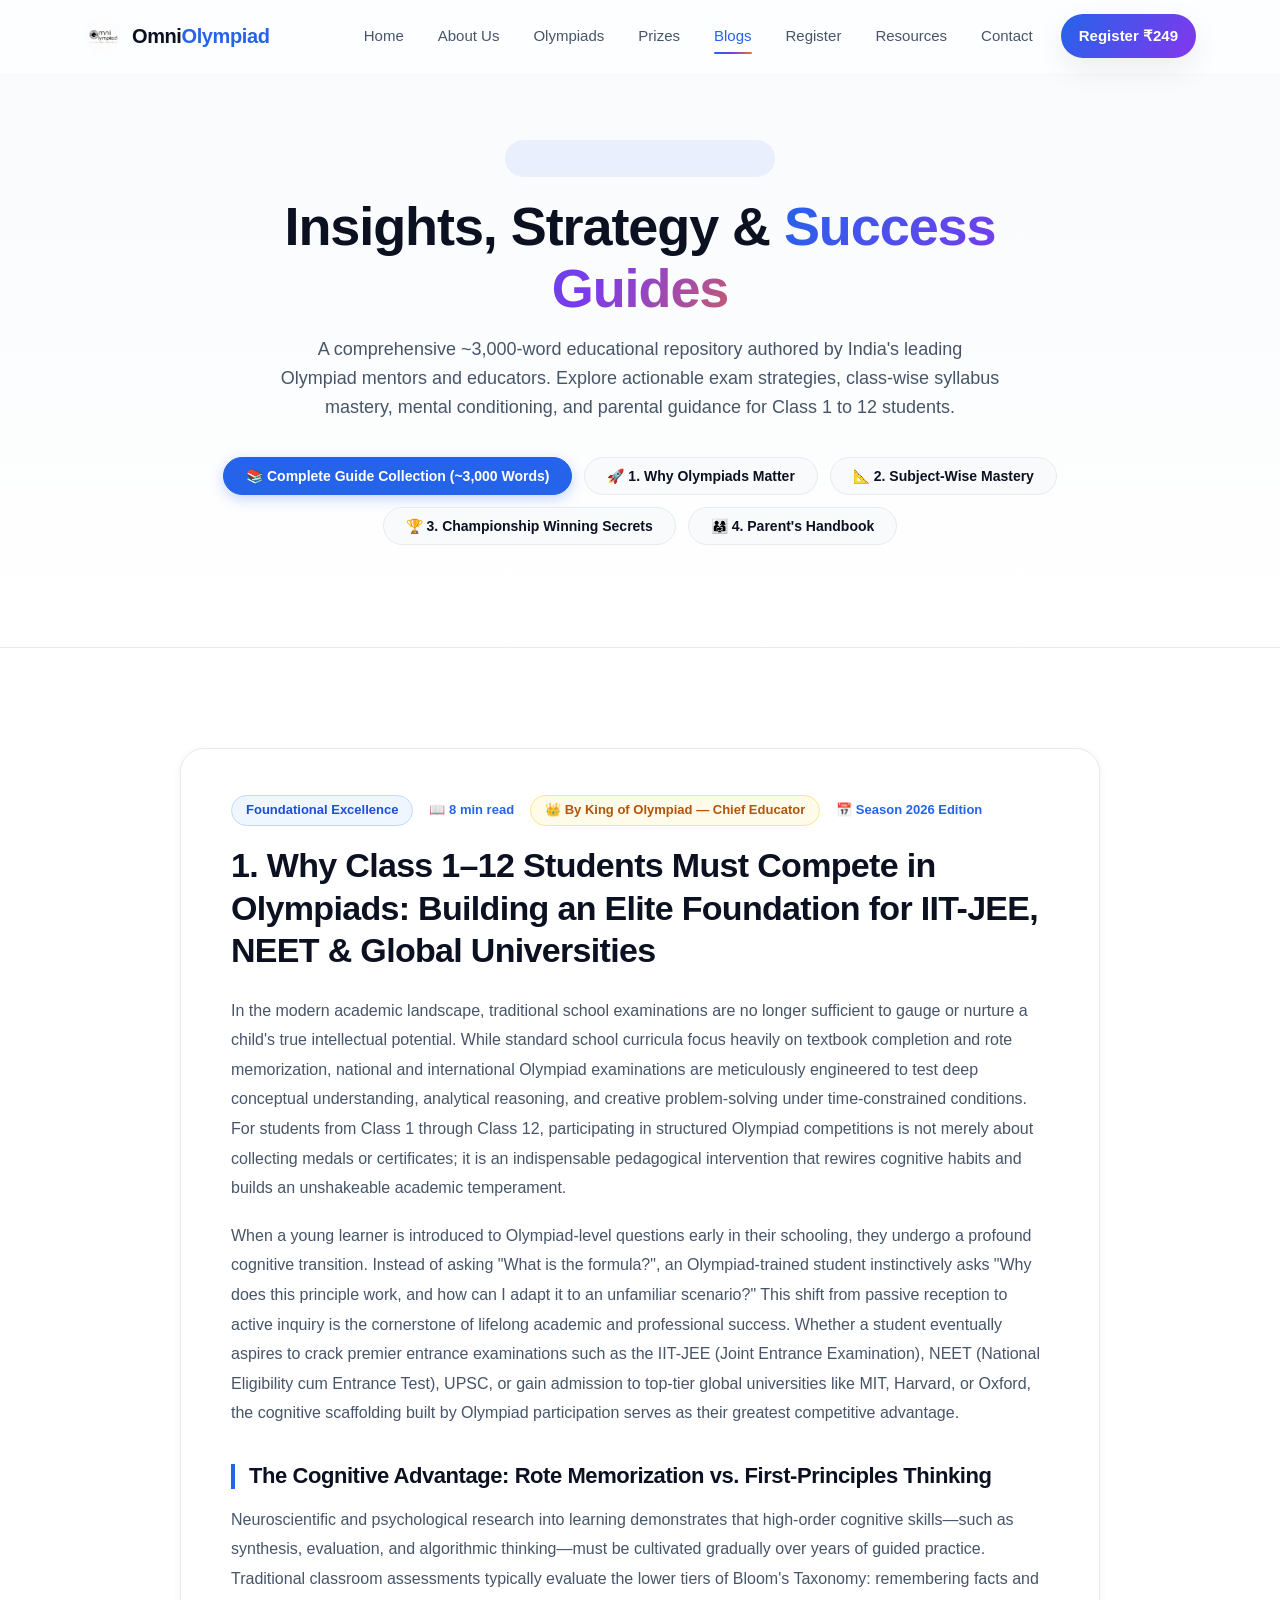
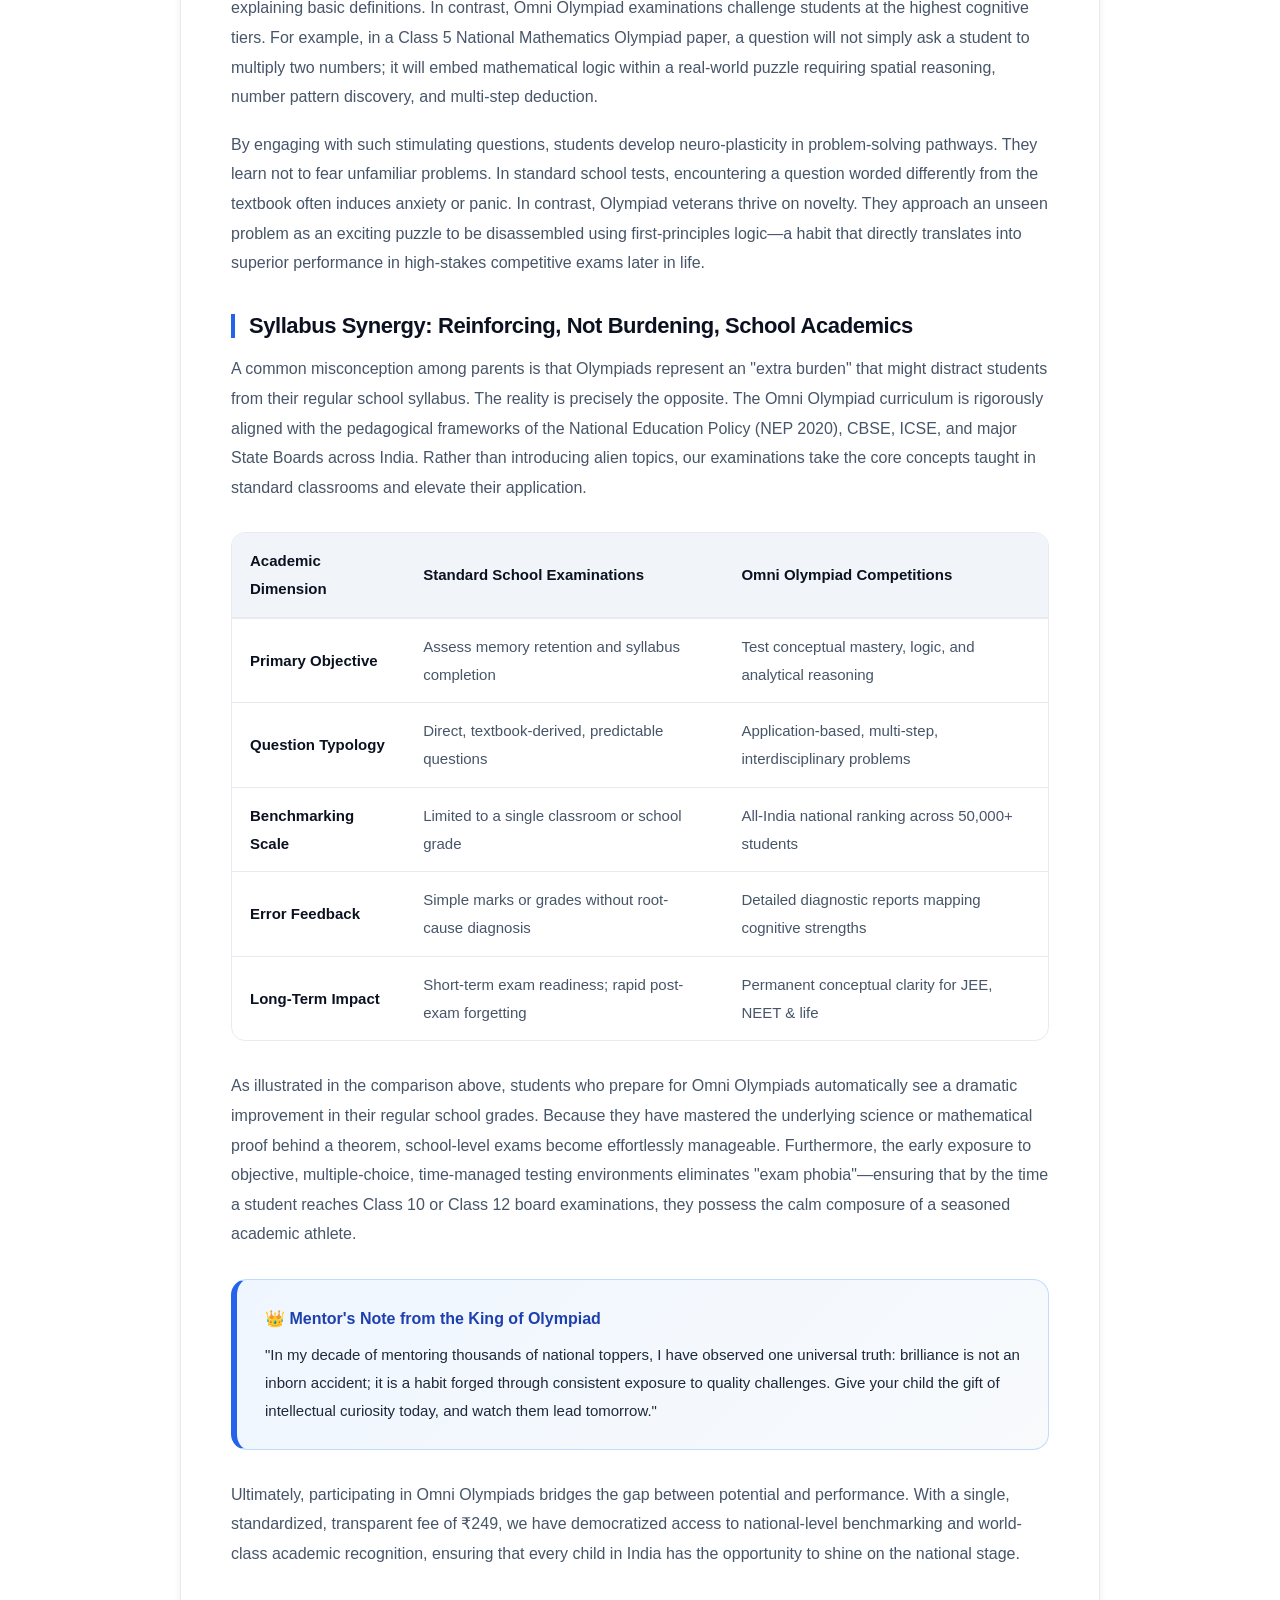
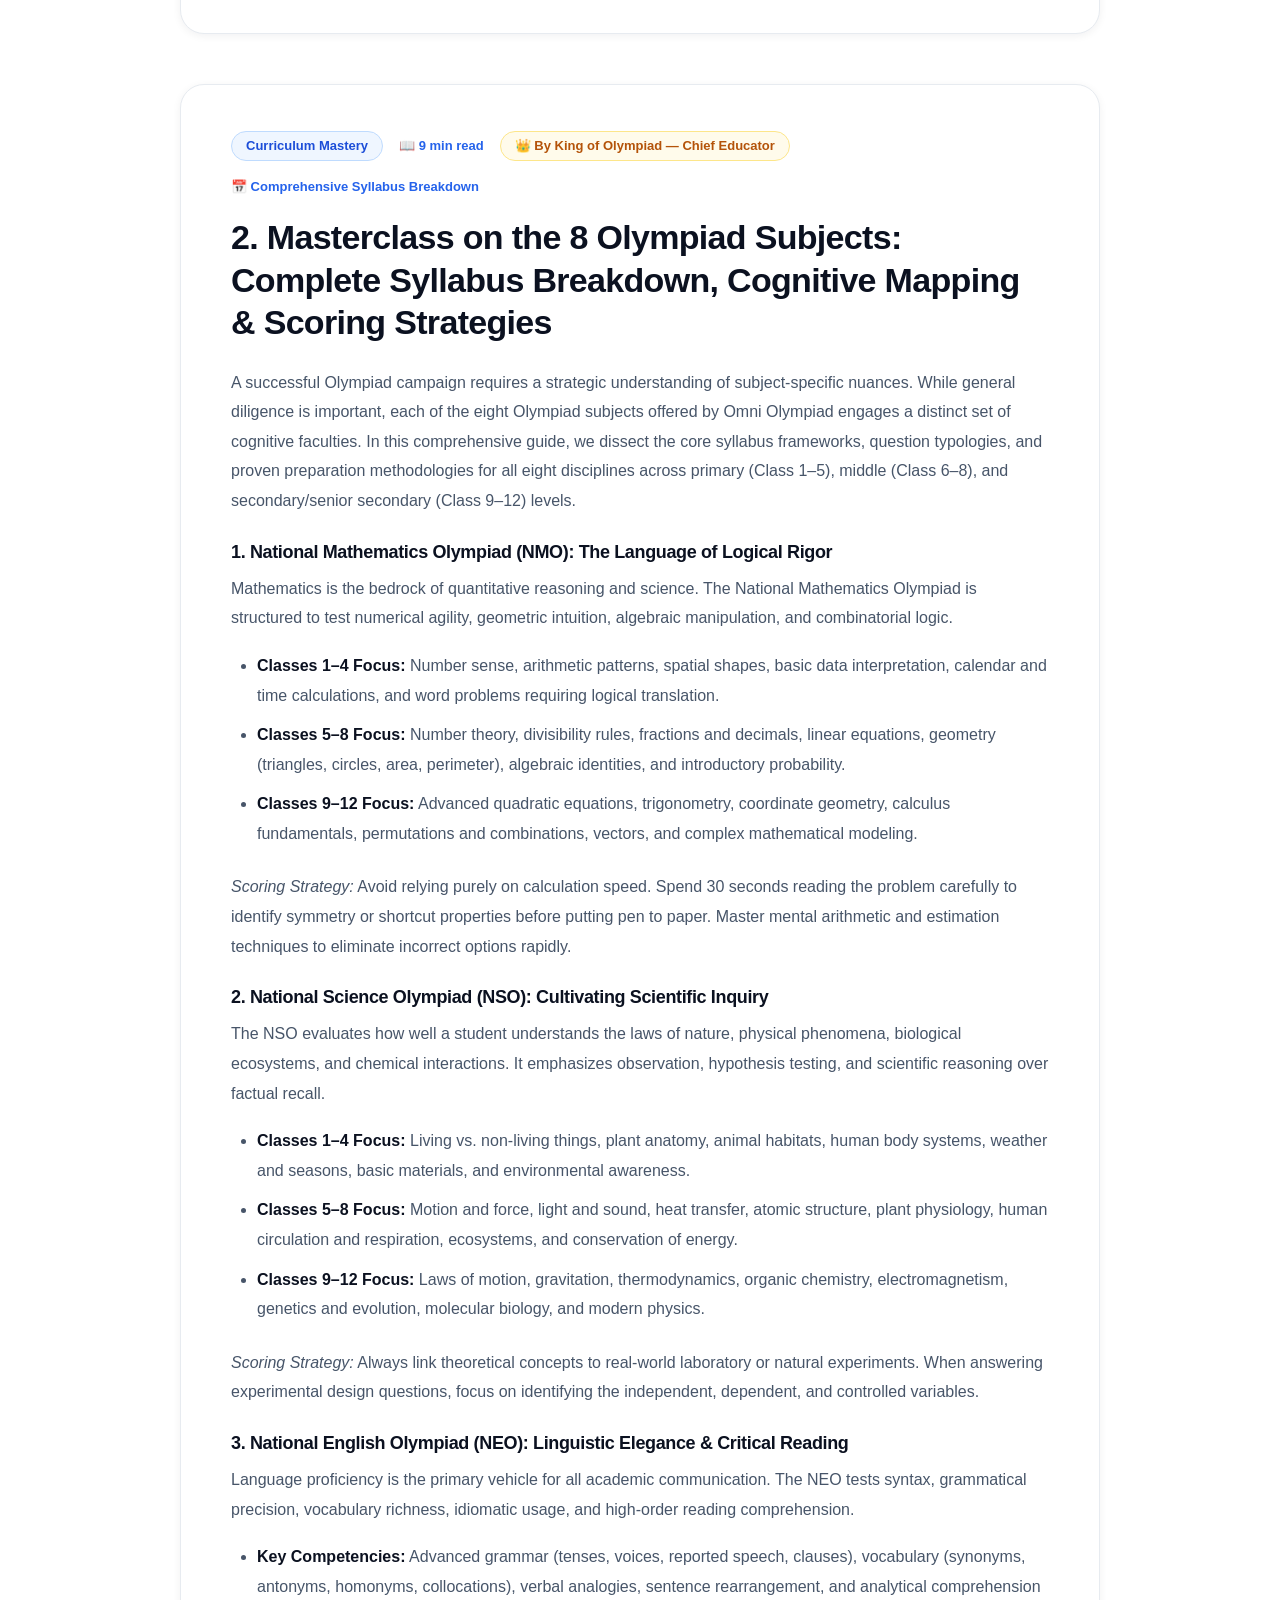
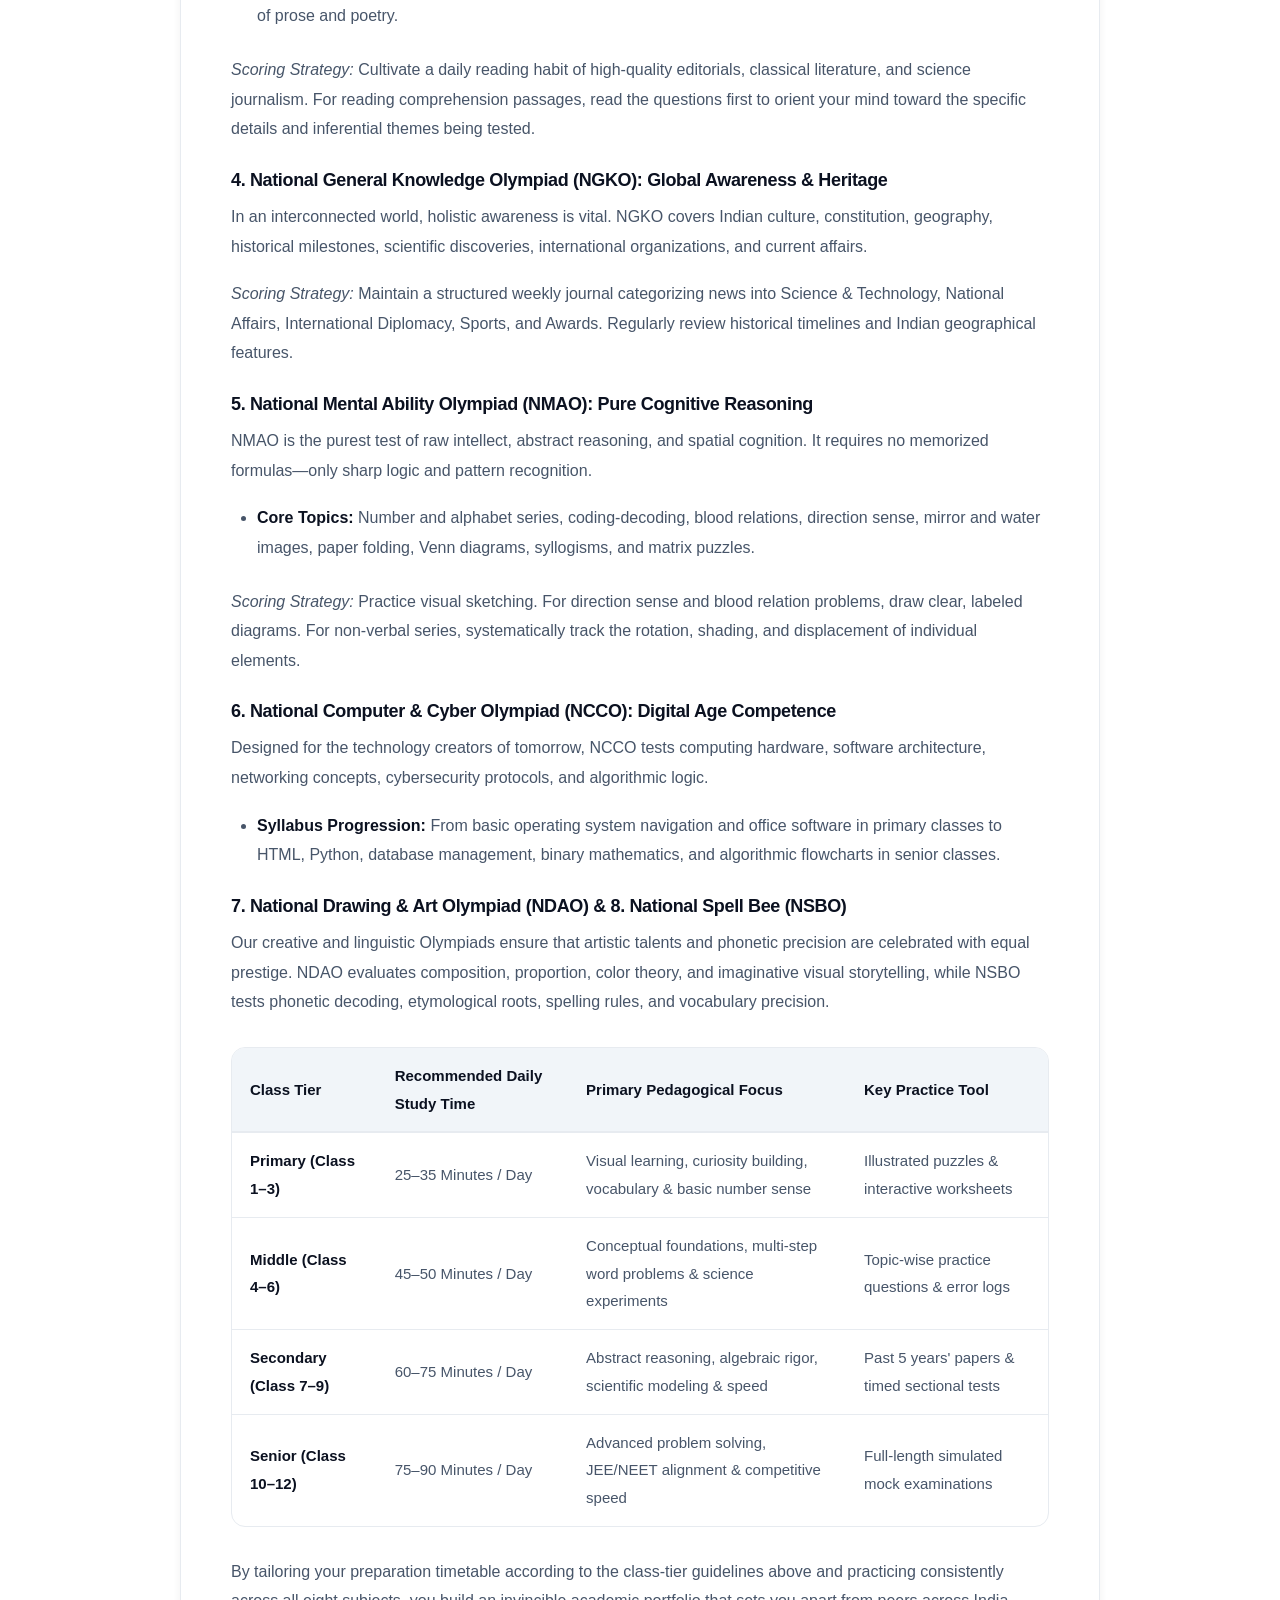
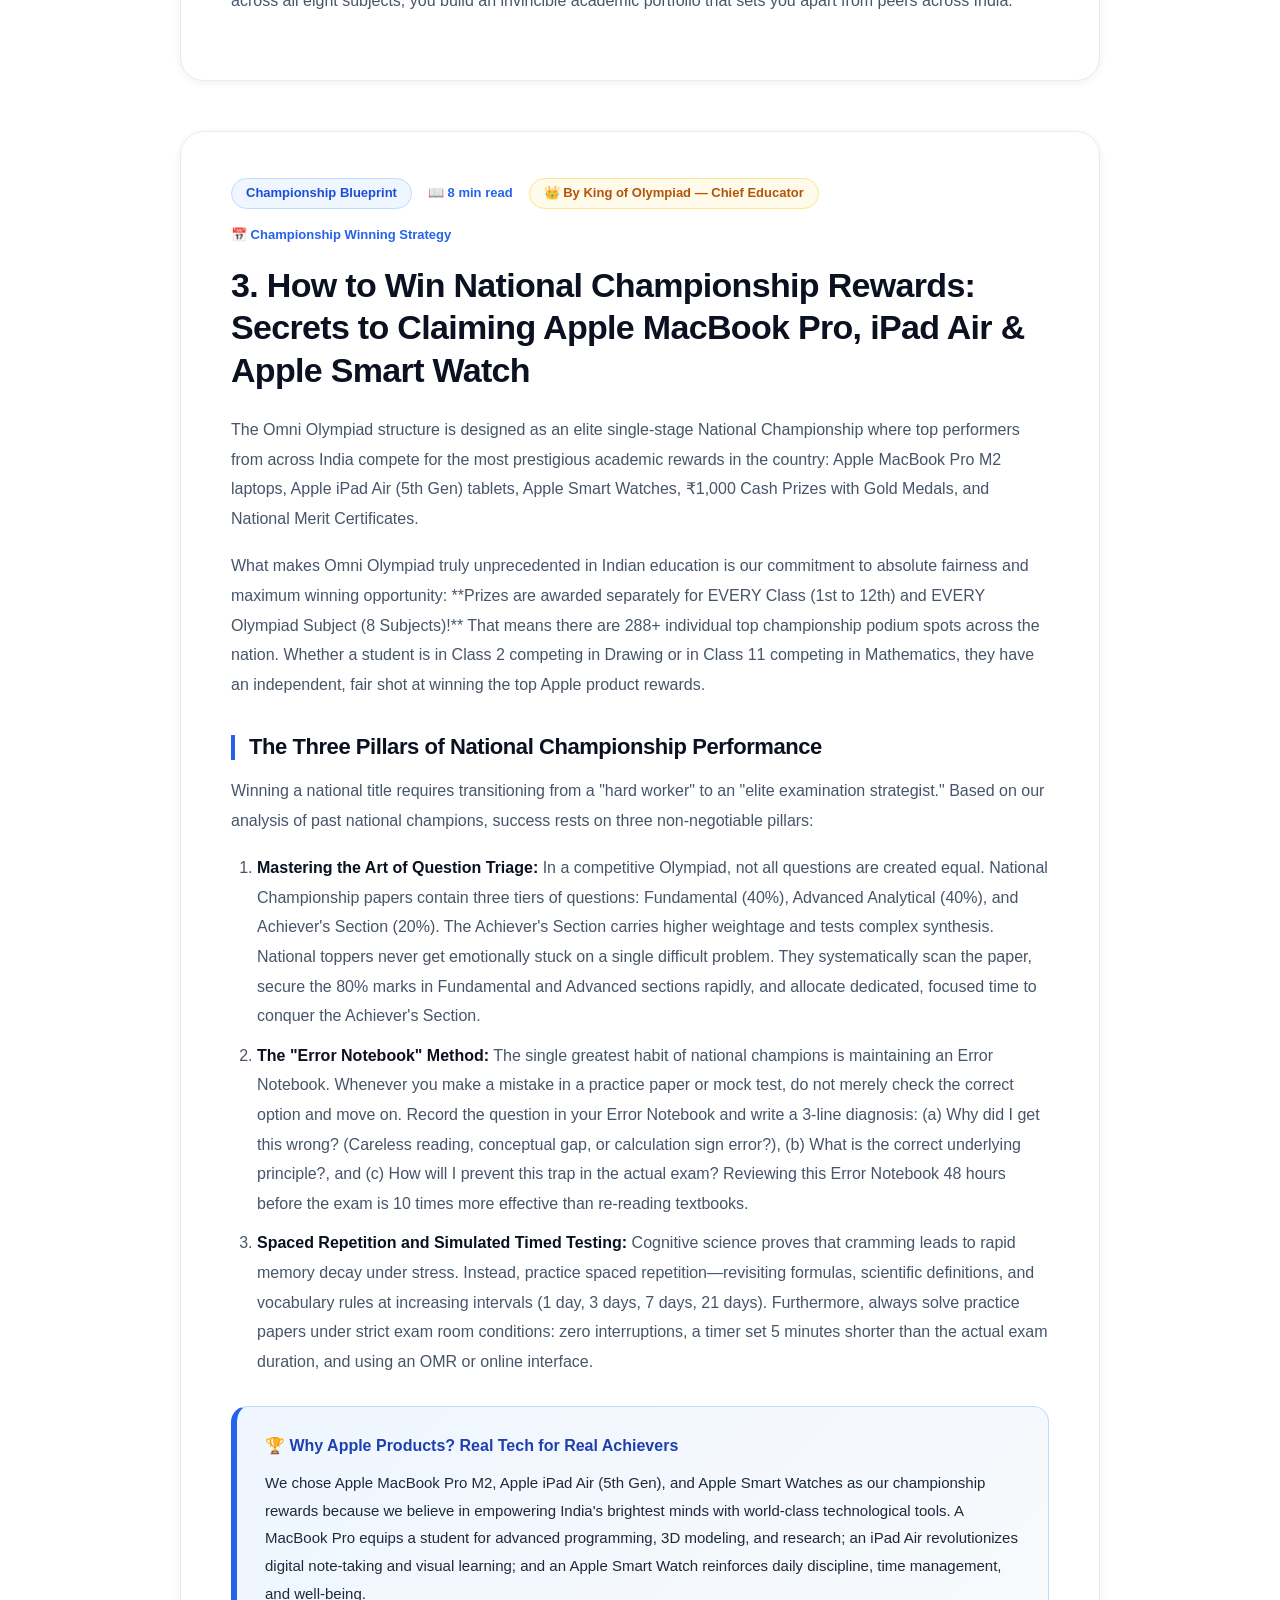
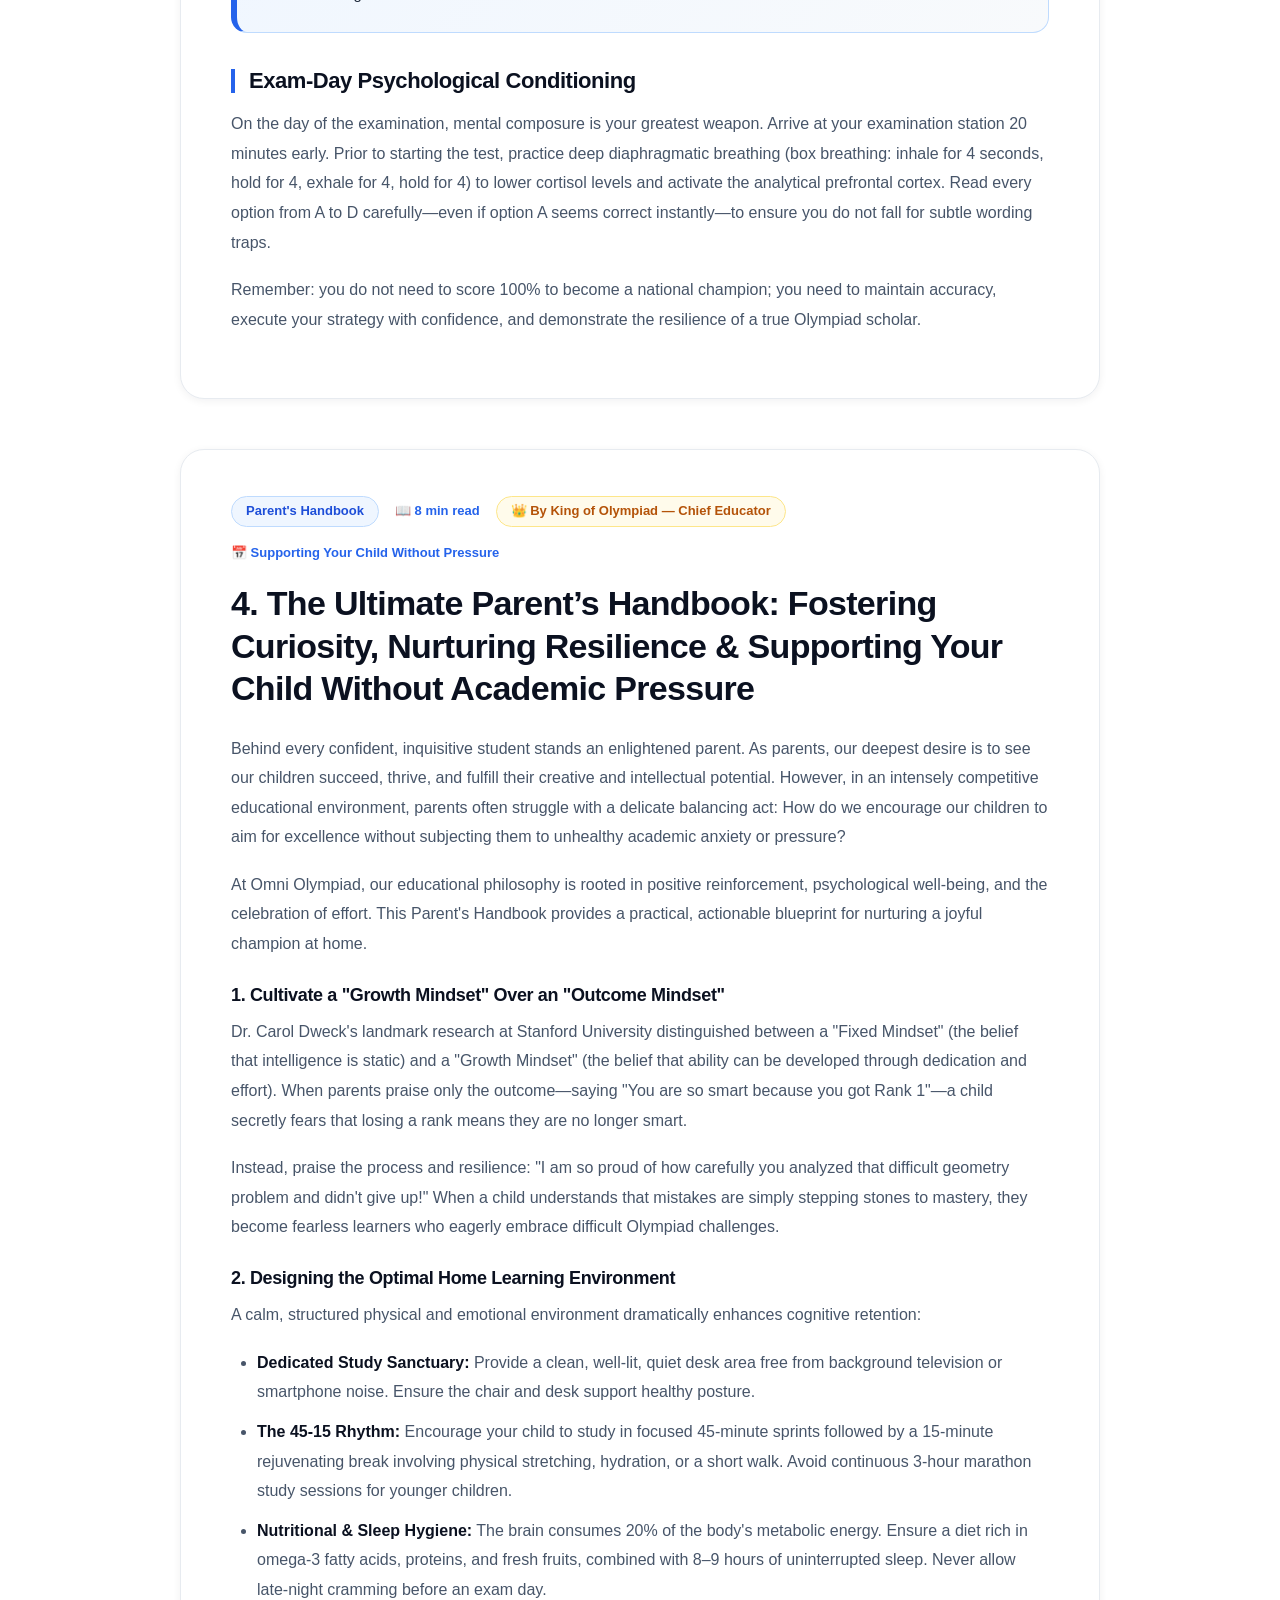
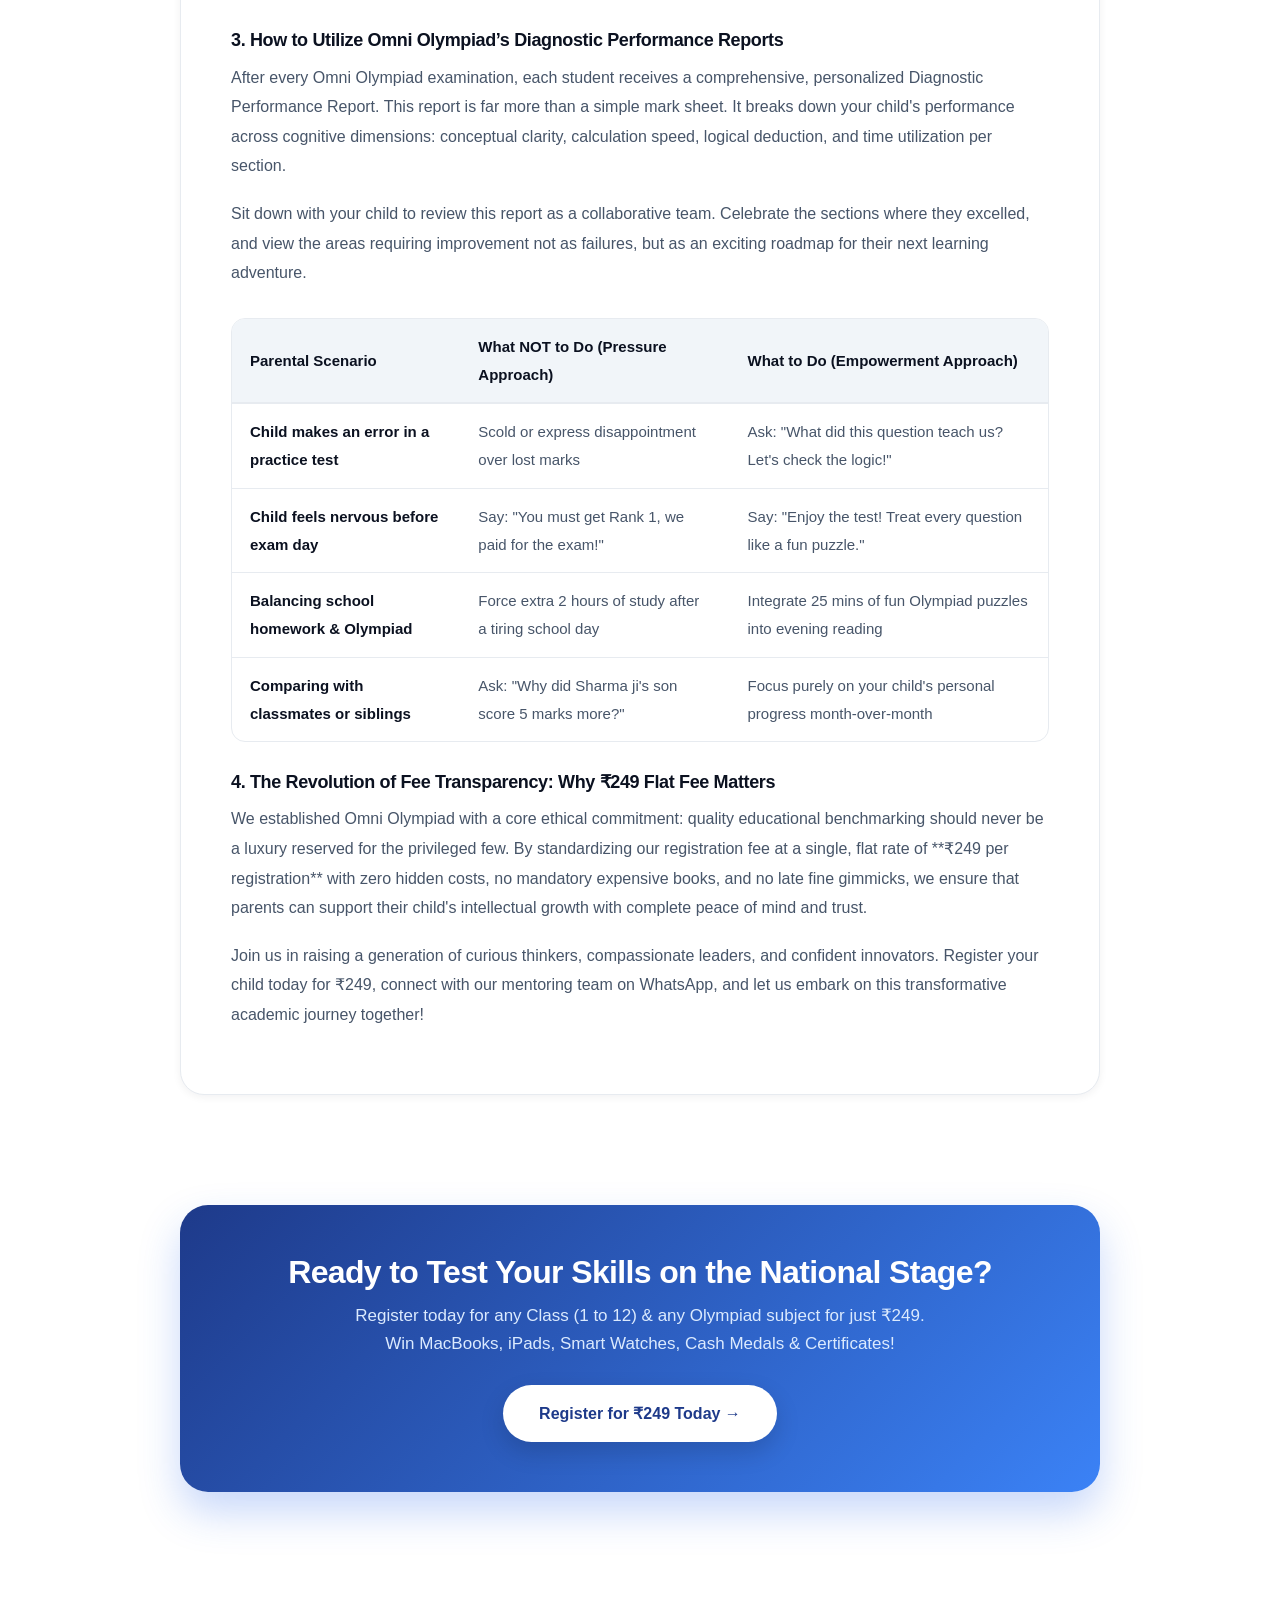
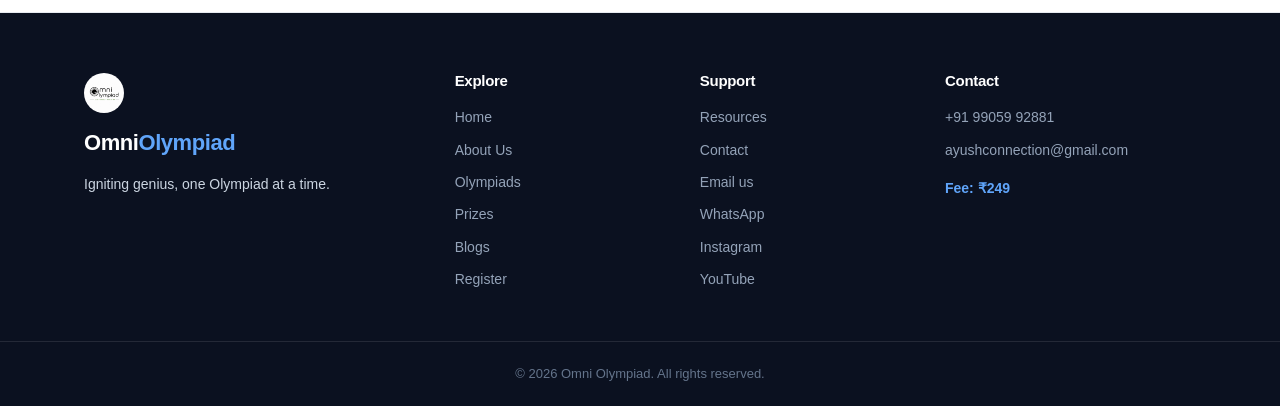
<file: blogs.html>
<!DOCTYPE html>
<html lang="en">

<head>
  <meta charset="UTF-8" />
  <meta name="viewport" content="width=device-width, initial-scale=1.0" />
  <title>Omni Olympiard</title>
  <meta name="description"
    content="Comprehensive ~3,000-word educational repository by India's leading Olympiad mentors. Exam strategies, class-wise syllabus breakdown, and parental guidance for Class 1 to 12 students." />
  <link rel="icon" type="image/jpeg" href="assets/logo.jpg" />

  <!-- Fonts -->
  <link rel="preconnect" href="https://fonts.googleapis.com" />
  <link rel="preconnect" href="https://fonts.gstatic.com" crossorigin />
  <link
    href="https://fonts.googleapis.com/css2?family=Inter:wght@400;500;600;700;800&family=Outfit:wght@600;700;800;900&family=Plus+Jakarta+Sans:wght@700;800&display=swap"
    rel="stylesheet" />

  <!-- Main Stylesheet -->
  <link rel="stylesheet" href="css/style.css" />
</head>

<body>
  <!-- ============ NAVBAR ============ -->
  <header class="navbar" id="navbar">
    <div class="container nav-inner">
      <a href="index.html#home" class="brand">
        <img src="assets/logo.jpg" alt="Omni Olympiad Logo" class="brand-logo" />
        <span class="brand-text">Omni<span class="brand-accent">Olympiad</span></span>
      </a>

      <nav class="nav-links" id="navLinks">
        <a href="index.html#home" class="nav-item">Home</a>
        <a href="index.html#about-us" class="nav-item">About Us</a>
        <a href="index.html#olympiads" class="nav-item">Olympiads</a>
        <a href="index.html#prizes" class="nav-item">Prizes</a>
        <a href="blogs.html" class="nav-item active">Blogs</a>
        <a href="index.html#register" class="nav-item">Register</a>
        <a href="index.html#resources" class="nav-item">Resources</a>
        <a href="index.html#contact" class="nav-item">Contact</a>
        <a href="https://wa.me/919905992881?text=Hi%20Omni%20Olympiad!%20I%20want%20to%20register%20for%20the%20Olympiad%20(%E2%82%B9249)."
          target="_blank" rel="noopener" class="nav-cta">Register ₹249</a>
      </nav>

      <button class="hamburger" id="hamburger" aria-label="Menu" aria-expanded="false">
        <span></span><span></span><span></span>
      </button>
    </div>
  </header>

  <!-- ============ HERO BANNER ============ -->
  <section class="blog-page-hero">
    <div class="container">
      <span class="eyebrow">📚 Olympiad Knowledge Hub</span>
      <h1>Insights, Strategy &amp; <span class="gradient-text">Success Guides</span></h1>
      <p class="section-lead">
        A comprehensive ~3,000-word educational repository authored by India's leading Olympiad mentors and educators.
        Explore actionable exam strategies, class-wise syllabus mastery, mental conditioning, and parental guidance for Class 1 to 12 students.
      </p>

      <div class="blog-nav-bar">
        <button class="blog-nav-btn active" data-target="all">📚 Complete Guide Collection (~3,000 Words)</button>
        <button class="blog-nav-btn" data-target="art-1">🚀 1. Why Olympiads Matter</button>
        <button class="blog-nav-btn" data-target="art-2">📐 2. Subject-Wise Mastery</button>
        <button class="blog-nav-btn" data-target="art-3">🏆 3. Championship Winning Secrets</button>
        <button class="blog-nav-btn" data-target="art-4">👨‍👩‍👧 4. Parent's Handbook</button>
      </div>
    </div>
  </section>

  <!-- ============ MAIN BLOG ARTICLES (~3,000 WORDS) ============ -->
  <section class="section section-blogs" style="border-top:none;">
    <div class="container">
      <div class="blog-articles-wrap" id="blogArticlesWrap">
        <!-- ==================== ARTICLE 1 ==================== -->
        <article class="blog-article-card" id="art-1">
          <div class="blog-meta-row">
            <span class="blog-badge">Foundational Excellence</span>
            <span>📖 8 min read</span>
            <span class="blog-author">👑 By King of Olympiad — Chief Educator</span>
            <span>📅 Season 2026 Edition</span>
          </div>
          <h3 class="blog-title">1. Why Class 1–12 Students Must Compete in Olympiads: Building an Elite Foundation for IIT-JEE, NEET &amp; Global Universities</h3>
          <div class="blog-content">
            <p>
              In the modern academic landscape, traditional school examinations are no longer sufficient to gauge or nurture a child's true intellectual potential. While standard school curricula focus heavily on textbook completion and rote memorization, national and international Olympiad examinations are meticulously engineered to test deep conceptual understanding, analytical reasoning, and creative problem-solving under time-constrained conditions. For students from Class 1 through Class 12, participating in structured Olympiad competitions is not merely about collecting medals or certificates; it is an indispensable pedagogical intervention that rewires cognitive habits and builds an unshakeable academic temperament.
            </p>
            <p>
              When a young learner is introduced to Olympiad-level questions early in their schooling, they undergo a profound cognitive transition. Instead of asking "What is the formula?", an Olympiad-trained student instinctively asks "Why does this principle work, and how can I adapt it to an unfamiliar scenario?" This shift from passive reception to active inquiry is the cornerstone of lifelong academic and professional success. Whether a student eventually aspires to crack premier entrance examinations such as the IIT-JEE (Joint Entrance Examination), NEET (National Eligibility cum Entrance Test), UPSC, or gain admission to top-tier global universities like MIT, Harvard, or Oxford, the cognitive scaffolding built by Olympiad participation serves as their greatest competitive advantage.
            </p>
            <h3>The Cognitive Advantage: Rote Memorization vs. First-Principles Thinking</h3>
            <p>
              Neuroscientific and psychological research into learning demonstrates that high-order cognitive skills—such as synthesis, evaluation, and algorithmic thinking—must be cultivated gradually over years of guided practice. Traditional classroom assessments typically evaluate the lower tiers of Bloom's Taxonomy: remembering facts and explaining basic definitions. In contrast, Omni Olympiad examinations challenge students at the highest cognitive tiers. For example, in a Class 5 National Mathematics Olympiad paper, a question will not simply ask a student to multiply two numbers; it will embed mathematical logic within a real-world puzzle requiring spatial reasoning, number pattern discovery, and multi-step deduction.
            </p>
            <p>
              By engaging with such stimulating questions, students develop neuro-plasticity in problem-solving pathways. They learn not to fear unfamiliar problems. In standard school tests, encountering a question worded differently from the textbook often induces anxiety or panic. In contrast, Olympiad veterans thrive on novelty. They approach an unseen problem as an exciting puzzle to be disassembled using first-principles logic—a habit that directly translates into superior performance in high-stakes competitive exams later in life.
            </p>
            <h3>Syllabus Synergy: Reinforcing, Not Burdening, School Academics</h3>
            <p>
              A common misconception among parents is that Olympiads represent an "extra burden" that might distract students from their regular school syllabus. The reality is precisely the opposite. The Omni Olympiad curriculum is rigorously aligned with the pedagogical frameworks of the National Education Policy (NEP 2020), CBSE, ICSE, and major State Boards across India. Rather than introducing alien topics, our examinations take the core concepts taught in standard classrooms and elevate their application.
            </p>
            <div class="blog-table-wrap">
              <table class="blog-table">
                <thead>
                  <tr>
                    <th>Academic Dimension</th>
                    <th>Standard School Examinations</th>
                    <th>Omni Olympiad Competitions</th>
                  </tr>
                </thead>
                <tbody>
                  <tr>
                    <td><strong>Primary Objective</strong></td>
                    <td>Assess memory retention and syllabus completion</td>
                    <td>Test conceptual mastery, logic, and analytical reasoning</td>
                  </tr>
                  <tr>
                    <td><strong>Question Typology</strong></td>
                    <td>Direct, textbook-derived, predictable questions</td>
                    <td>Application-based, multi-step, interdisciplinary problems</td>
                  </tr>
                  <tr>
                    <td><strong>Benchmarking Scale</strong></td>
                    <td>Limited to a single classroom or school grade</td>
                    <td>All-India national ranking across 50,000+ students</td>
                  </tr>
                  <tr>
                    <td><strong>Error Feedback</strong></td>
                    <td>Simple marks or grades without root-cause diagnosis</td>
                    <td>Detailed diagnostic reports mapping cognitive strengths</td>
                  </tr>
                  <tr>
                    <td><strong>Long-Term Impact</strong></td>
                    <td>Short-term exam readiness; rapid post-exam forgetting</td>
                    <td>Permanent conceptual clarity for JEE, NEET &amp; life</td>
                  </tr>
                </tbody>
              </table>
            </div>
            <p>
              As illustrated in the comparison above, students who prepare for Omni Olympiads automatically see a dramatic improvement in their regular school grades. Because they have mastered the underlying science or mathematical proof behind a theorem, school-level exams become effortlessly manageable. Furthermore, the early exposure to objective, multiple-choice, time-managed testing environments eliminates "exam phobia"—ensuring that by the time a student reaches Class 10 or Class 12 board examinations, they possess the calm composure of a seasoned academic athlete.
            </p>
            <div class="blog-tip-box">
              <h5>👑 Mentor's Note from the King of Olympiad</h5>
              <p>
                "In my decade of mentoring thousands of national toppers, I have observed one universal truth: brilliance is not an inborn accident; it is a habit forged through consistent exposure to quality challenges. Give your child the gift of intellectual curiosity today, and watch them lead tomorrow."
              </p>
            </div>
            <p>
              Ultimately, participating in Omni Olympiads bridges the gap between potential and performance. With a single, standardized, transparent fee of ₹249, we have democratized access to national-level benchmarking and world-class academic recognition, ensuring that every child in India has the opportunity to shine on the national stage.
            </p>
          </div>
        </article>

        <!-- ==================== ARTICLE 2 ==================== -->
        <article class="blog-article-card" id="art-2">
          <div class="blog-meta-row">
            <span class="blog-badge">Curriculum Mastery</span>
            <span>📖 9 min read</span>
            <span class="blog-author">👑 By King of Olympiad — Chief Educator</span>
            <span>📅 Comprehensive Syllabus Breakdown</span>
          </div>
          <h3 class="blog-title">2. Masterclass on the 8 Olympiad Subjects: Complete Syllabus Breakdown, Cognitive Mapping &amp; Scoring Strategies</h3>
          <div class="blog-content">
            <p>
              A successful Olympiad campaign requires a strategic understanding of subject-specific nuances. While general diligence is important, each of the eight Olympiad subjects offered by Omni Olympiad engages a distinct set of cognitive faculties. In this comprehensive guide, we dissect the core syllabus frameworks, question typologies, and proven preparation methodologies for all eight disciplines across primary (Class 1–5), middle (Class 6–8), and secondary/senior secondary (Class 9–12) levels.
            </p>

            <h4>1. National Mathematics Olympiad (NMO): The Language of Logical Rigor</h4>
            <p>
              Mathematics is the bedrock of quantitative reasoning and science. The National Mathematics Olympiad is structured to test numerical agility, geometric intuition, algebraic manipulation, and combinatorial logic.
            </p>
            <ul>
              <li><strong>Classes 1–4 Focus:</strong> Number sense, arithmetic patterns, spatial shapes, basic data interpretation, calendar and time calculations, and word problems requiring logical translation.</li>
              <li><strong>Classes 5–8 Focus:</strong> Number theory, divisibility rules, fractions and decimals, linear equations, geometry (triangles, circles, area, perimeter), algebraic identities, and introductory probability.</li>
              <li><strong>Classes 9–12 Focus:</strong> Advanced quadratic equations, trigonometry, coordinate geometry, calculus fundamentals, permutations and combinations, vectors, and complex mathematical modeling.</li>
            </ul>
            <p>
              <em>Scoring Strategy:</em> Avoid relying purely on calculation speed. Spend 30 seconds reading the problem carefully to identify symmetry or shortcut properties before putting pen to paper. Master mental arithmetic and estimation techniques to eliminate incorrect options rapidly.
            </p>

            <h4>2. National Science Olympiad (NSO): Cultivating Scientific Inquiry</h4>
            <p>
              The NSO evaluates how well a student understands the laws of nature, physical phenomena, biological ecosystems, and chemical interactions. It emphasizes observation, hypothesis testing, and scientific reasoning over factual recall.
            </p>
            <ul>
              <li><strong>Classes 1–4 Focus:</strong> Living vs. non-living things, plant anatomy, animal habitats, human body systems, weather and seasons, basic materials, and environmental awareness.</li>
              <li><strong>Classes 5–8 Focus:</strong> Motion and force, light and sound, heat transfer, atomic structure, plant physiology, human circulation and respiration, ecosystems, and conservation of energy.</li>
              <li><strong>Classes 9–12 Focus:</strong> Laws of motion, gravitation, thermodynamics, organic chemistry, electromagnetism, genetics and evolution, molecular biology, and modern physics.</li>
            </ul>
            <p>
              <em>Scoring Strategy:</em> Always link theoretical concepts to real-world laboratory or natural experiments. When answering experimental design questions, focus on identifying the independent, dependent, and controlled variables.
            </p>

            <h4>3. National English Olympiad (NEO): Linguistic Elegance &amp; Critical Reading</h4>
            <p>
              Language proficiency is the primary vehicle for all academic communication. The NEO tests syntax, grammatical precision, vocabulary richness, idiomatic usage, and high-order reading comprehension.
            </p>
            <ul>
              <li><strong>Key Competencies:</strong> Advanced grammar (tenses, voices, reported speech, clauses), vocabulary (synonyms, antonyms, homonyms, collocations), verbal analogies, sentence rearrangement, and analytical comprehension of prose and poetry.</li>
            </ul>
            <p>
              <em>Scoring Strategy:</em> Cultivate a daily reading habit of high-quality editorials, classical literature, and science journalism. For reading comprehension passages, read the questions first to orient your mind toward the specific details and inferential themes being tested.
            </p>

            <h4>4. National General Knowledge Olympiad (NGKO): Global Awareness &amp; Heritage</h4>
            <p>
              In an interconnected world, holistic awareness is vital. NGKO covers Indian culture, constitution, geography, historical milestones, scientific discoveries, international organizations, and current affairs.
            </p>
            <p>
              <em>Scoring Strategy:</em> Maintain a structured weekly journal categorizing news into Science &amp; Technology, National Affairs, International Diplomacy, Sports, and Awards. Regularly review historical timelines and Indian geographical features.
            </p>

            <h4>5. National Mental Ability Olympiad (NMAO): Pure Cognitive Reasoning</h4>
            <p>
              NMAO is the purest test of raw intellect, abstract reasoning, and spatial cognition. It requires no memorized formulas—only sharp logic and pattern recognition.
            </p>
            <ul>
              <li><strong>Core Topics:</strong> Number and alphabet series, coding-decoding, blood relations, direction sense, mirror and water images, paper folding, Venn diagrams, syllogisms, and matrix puzzles.</li>
            </ul>
            <p>
              <em>Scoring Strategy:</em> Practice visual sketching. For direction sense and blood relation problems, draw clear, labeled diagrams. For non-verbal series, systematically track the rotation, shading, and displacement of individual elements.
            </p>

            <h4>6. National Computer &amp; Cyber Olympiad (NCCO): Digital Age Competence</h4>
            <p>
              Designed for the technology creators of tomorrow, NCCO tests computing hardware, software architecture, networking concepts, cybersecurity protocols, and algorithmic logic.
            </p>
            <ul>
              <li><strong>Syllabus Progression:</strong> From basic operating system navigation and office software in primary classes to HTML, Python, database management, binary mathematics, and algorithmic flowcharts in senior classes.</li>
            </ul>

            <h4>7. National Drawing &amp; Art Olympiad (NDAO) &amp; 8. National Spell Bee (NSBO)</h4>
            <p>
              Our creative and linguistic Olympiads ensure that artistic talents and phonetic precision are celebrated with equal prestige. NDAO evaluates composition, proportion, color theory, and imaginative visual storytelling, while NSBO tests phonetic decoding, etymological roots, spelling rules, and vocabulary precision.
            </p>

            <div class="blog-table-wrap">
              <table class="blog-table">
                <thead>
                  <tr>
                    <th>Class Tier</th>
                    <th>Recommended Daily Study Time</th>
                    <th>Primary Pedagogical Focus</th>
                    <th>Key Practice Tool</th>
                  </tr>
                </thead>
                <tbody>
                  <tr>
                    <td><strong>Primary (Class 1–3)</strong></td>
                    <td>25–35 Minutes / Day</td>
                    <td>Visual learning, curiosity building, vocabulary &amp; basic number sense</td>
                    <td>Illustrated puzzles &amp; interactive worksheets</td>
                  </tr>
                  <tr>
                    <td><strong>Middle (Class 4–6)</strong></td>
                    <td>45–50 Minutes / Day</td>
                    <td>Conceptual foundations, multi-step word problems &amp; science experiments</td>
                    <td>Topic-wise practice questions &amp; error logs</td>
                  </tr>
                  <tr>
                    <td><strong>Secondary (Class 7–9)</strong></td>
                    <td>60–75 Minutes / Day</td>
                    <td>Abstract reasoning, algebraic rigor, scientific modeling &amp; speed</td>
                    <td>Past 5 years' papers &amp; timed sectional tests</td>
                  </tr>
                  <tr>
                    <td><strong>Senior (Class 10–12)</strong></td>
                    <td>75–90 Minutes / Day</td>
                    <td>Advanced problem solving, JEE/NEET alignment &amp; competitive speed</td>
                    <td>Full-length simulated mock examinations</td>
                  </tr>
                </tbody>
              </table>
            </div>
            <p>
              By tailoring your preparation timetable according to the class-tier guidelines above and practicing consistently across all eight subjects, you build an invincible academic portfolio that sets you apart from peers across India.
            </p>
          </div>
        </article>

        <!-- ==================== ARTICLE 3 ==================== -->
        <article class="blog-article-card" id="art-3">
          <div class="blog-meta-row">
            <span class="blog-badge">Championship Blueprint</span>
            <span>📖 8 min read</span>
            <span class="blog-author">👑 By King of Olympiad — Chief Educator</span>
            <span>📅 Championship Winning Strategy</span>
          </div>
          <h3 class="blog-title">3. How to Win National Championship Rewards: Secrets to Claiming Apple MacBook Pro, iPad Air &amp; Apple Smart Watch</h3>
          <div class="blog-content">
            <p>
              The Omni Olympiad structure is designed as an elite single-stage National Championship where top performers from across India compete for the most prestigious academic rewards in the country: Apple MacBook Pro M2 laptops, Apple iPad Air (5th Gen) tablets, Apple Smart Watches, ₹1,000 Cash Prizes with Gold Medals, and National Merit Certificates.
            </p>
            <p>
              What makes Omni Olympiad truly unprecedented in Indian education is our commitment to absolute fairness and maximum winning opportunity: **Prizes are awarded separately for EVERY Class (1st to 12th) and EVERY Olympiad Subject (8 Subjects)!** That means there are 288+ individual top championship podium spots across the nation. Whether a student is in Class 2 competing in Drawing or in Class 11 competing in Mathematics, they have an independent, fair shot at winning the top Apple product rewards.
            </p>

            <h3>The Three Pillars of National Championship Performance</h3>
            <p>
              Winning a national title requires transitioning from a "hard worker" to an "elite examination strategist." Based on our analysis of past national champions, success rests on three non-negotiable pillars:
            </p>
            <ol>
              <li>
                <strong>Mastering the Art of Question Triage:</strong> In a competitive Olympiad, not all questions are created equal. National Championship papers contain three tiers of questions: Fundamental (40%), Advanced Analytical (40%), and Achiever's Section (20%). The Achiever's Section carries higher weightage and tests complex synthesis. National toppers never get emotionally stuck on a single difficult problem. They systematically scan the paper, secure the 80% marks in Fundamental and Advanced sections rapidly, and allocate dedicated, focused time to conquer the Achiever's Section.
              </li>
              <li>
                <strong>The "Error Notebook" Method:</strong> The single greatest habit of national champions is maintaining an Error Notebook. Whenever you make a mistake in a practice paper or mock test, do not merely check the correct option and move on. Record the question in your Error Notebook and write a 3-line diagnosis: (a) Why did I get this wrong? (Careless reading, conceptual gap, or calculation sign error?), (b) What is the correct underlying principle?, and (c) How will I prevent this trap in the actual exam? Reviewing this Error Notebook 48 hours before the exam is 10 times more effective than re-reading textbooks.
              </li>
              <li>
                <strong>Spaced Repetition and Simulated Timed Testing:</strong> Cognitive science proves that cramming leads to rapid memory decay under stress. Instead, practice spaced repetition—revisiting formulas, scientific definitions, and vocabulary rules at increasing intervals (1 day, 3 days, 7 days, 21 days). Furthermore, always solve practice papers under strict exam room conditions: zero interruptions, a timer set 5 minutes shorter than the actual exam duration, and using an OMR or online interface.
              </li>
            </ol>

            <div class="blog-tip-box">
              <h5>🏆 Why Apple Products? Real Tech for Real Achievers</h5>
              <p>
                We chose Apple MacBook Pro M2, Apple iPad Air (5th Gen), and Apple Smart Watches as our championship rewards because we believe in empowering India's brightest minds with world-class technological tools. A MacBook Pro equips a student for advanced programming, 3D modeling, and research; an iPad Air revolutionizes digital note-taking and visual learning; and an Apple Smart Watch reinforces daily discipline, time management, and well-being.
              </p>
            </div>

            <h3>Exam-Day Psychological Conditioning</h3>
            <p>
              On the day of the examination, mental composure is your greatest weapon. Arrive at your examination station 20 minutes early. Prior to starting the test, practice deep diaphragmatic breathing (box breathing: inhale for 4 seconds, hold for 4, exhale for 4, hold for 4) to lower cortisol levels and activate the analytical prefrontal cortex. Read every option from A to D carefully—even if option A seems correct instantly—to ensure you do not fall for subtle wording traps.
            </p>
            <p>
              Remember: you do not need to score 100% to become a national champion; you need to maintain accuracy, execute your strategy with confidence, and demonstrate the resilience of a true Olympiad scholar.
            </p>
          </div>
        </article>

        <!-- ==================== ARTICLE 4 ==================== -->
        <article class="blog-article-card" id="art-4">
          <div class="blog-meta-row">
            <span class="blog-badge">Parent's Handbook</span>
            <span>📖 8 min read</span>
            <span class="blog-author">👑 By King of Olympiad — Chief Educator</span>
            <span>📅 Supporting Your Child Without Pressure</span>
          </div>
          <h3 class="blog-title">4. The Ultimate Parent’s Handbook: Fostering Curiosity, Nurturing Resilience &amp; Supporting Your Child Without Academic Pressure</h3>
          <div class="blog-content">
            <p>
              Behind every confident, inquisitive student stands an enlightened parent. As parents, our deepest desire is to see our children succeed, thrive, and fulfill their creative and intellectual potential. However, in an intensely competitive educational environment, parents often struggle with a delicate balancing act: How do we encourage our children to aim for excellence without subjecting them to unhealthy academic anxiety or pressure?
            </p>
            <p>
              At Omni Olympiad, our educational philosophy is rooted in positive reinforcement, psychological well-being, and the celebration of effort. This Parent's Handbook provides a practical, actionable blueprint for nurturing a joyful champion at home.
            </p>

            <h4>1. Cultivate a "Growth Mindset" Over an "Outcome Mindset"</h4>
            <p>
              Dr. Carol Dweck's landmark research at Stanford University distinguished between a "Fixed Mindset" (the belief that intelligence is static) and a "Growth Mindset" (the belief that ability can be developed through dedication and effort). When parents praise only the outcome—saying "You are so smart because you got Rank 1"—a child secretly fears that losing a rank means they are no longer smart.
            </p>
            <p>
              Instead, praise the process and resilience: "I am so proud of how carefully you analyzed that difficult geometry problem and didn't give up!" When a child understands that mistakes are simply stepping stones to mastery, they become fearless learners who eagerly embrace difficult Olympiad challenges.
            </p>

            <h4>2. Designing the Optimal Home Learning Environment</h4>
            <p>
              A calm, structured physical and emotional environment dramatically enhances cognitive retention:
            </p>
            <ul>
              <li><strong>Dedicated Study Sanctuary:</strong> Provide a clean, well-lit, quiet desk area free from background television or smartphone noise. Ensure the chair and desk support healthy posture.</li>
              <li><strong>The 45-15 Rhythm:</strong> Encourage your child to study in focused 45-minute sprints followed by a 15-minute rejuvenating break involving physical stretching, hydration, or a short walk. Avoid continuous 3-hour marathon study sessions for younger children.</li>
              <li><strong>Nutritional &amp; Sleep Hygiene:</strong> The brain consumes 20% of the body's metabolic energy. Ensure a diet rich in omega-3 fatty acids, proteins, and fresh fruits, combined with 8–9 hours of uninterrupted sleep. Never allow late-night cramming before an exam day.</li>
            </ul>

            <h4>3. How to Utilize Omni Olympiad’s Diagnostic Performance Reports</h4>
            <p>
              After every Omni Olympiad examination, each student receives a comprehensive, personalized Diagnostic Performance Report. This report is far more than a simple mark sheet. It breaks down your child's performance across cognitive dimensions: conceptual clarity, calculation speed, logical deduction, and time utilization per section.
            </p>
            <p>
              Sit down with your child to review this report as a collaborative team. Celebrate the sections where they excelled, and view the areas requiring improvement not as failures, but as an exciting roadmap for their next learning adventure.
            </p>

            <div class="blog-table-wrap">
              <table class="blog-table">
                <thead>
                  <tr>
                    <th>Parental Scenario</th>
                    <th>What NOT to Do (Pressure Approach)</th>
                    <th>What to Do (Empowerment Approach)</th>
                  </tr>
                </thead>
                <tbody>
                  <tr>
                    <td><strong>Child makes an error in a practice test</strong></td>
                    <td>Scold or express disappointment over lost marks</td>
                    <td>Ask: "What did this question teach us? Let's check the logic!"</td>
                  </tr>
                  <tr>
                    <td><strong>Child feels nervous before exam day</strong></td>
                    <td>Say: "You must get Rank 1, we paid for the exam!"</td>
                    <td>Say: "Enjoy the test! Treat every question like a fun puzzle."</td>
                  </tr>
                  <tr>
                    <td><strong>Balancing school homework &amp; Olympiad</strong></td>
                    <td>Force extra 2 hours of study after a tiring school day</td>
                    <td>Integrate 25 mins of fun Olympiad puzzles into evening reading</td>
                  </tr>
                  <tr>
                    <td><strong>Comparing with classmates or siblings</strong></td>
                    <td>Ask: "Why did Sharma ji's son score 5 marks more?"</td>
                    <td>Focus purely on your child's personal progress month-over-month</td>
                  </tr>
                </tbody>
              </table>
            </div>

            <h4>4. The Revolution of Fee Transparency: Why ₹249 Flat Fee Matters</h4>
            <p>
              We established Omni Olympiad with a core ethical commitment: quality educational benchmarking should never be a luxury reserved for the privileged few. By standardizing our registration fee at a single, flat rate of **₹249 per registration** with zero hidden costs, no mandatory expensive books, and no late fine gimmicks, we ensure that parents can support their child's intellectual growth with complete peace of mind and trust.
            </p>
            <p>
              Join us in raising a generation of curious thinkers, compassionate leaders, and confident innovators. Register your child today for ₹249, connect with our mentoring team on WhatsApp, and let us embark on this transformative academic journey together!
            </p>
          </div>
        </article>

        <!-- CTA Box -->
        <div class="blog-cta-box">
          <h3>Ready to Test Your Skills on the National Stage?</h3>
          <p>Register today for any Class (1 to 12) &amp; any Olympiad subject for just ₹249. Win MacBooks, iPads, Smart Watches, Cash Medals &amp; Certificates!</p>
          <a href="index.html#register" class="btn-white">Register for ₹249 Today →</a>
        </div>
      </div>
    </div>
  </section>

  <!-- ============ FOOTER ============ -->
  <footer class="footer">
    <div class="container footer-inner">
      <div class="footer-brand">
        <img src="assets/logo.jpg" alt="Omni Olympiad" class="footer-logo" />
        <span class="brand-text">Omni<span class="brand-accent">Olympiad</span></span>
        <p>Igniting genius, one Olympiad at a time.</p>
      </div>
      <div class="footer-col">
        <h4>Explore</h4>
        <a href="index.html#home">Home</a><a href="index.html#about-us">About Us</a>
        <a href="index.html#olympiads">Olympiads</a><a href="index.html#prizes">Prizes</a>
        <a href="blogs.html">Blogs</a><a href="index.html#register">Register</a>
      </div>
      <div class="footer-col">
        <h4>Support</h4>
        <a href="index.html#resources">Resources</a><a href="index.html#contact">Contact</a>
        <a href="mailto:ayushconnection@gmail.com">Email us</a>
        <a href="https://wa.me/919905992881?text=Hi%20Omni%20Olympiad!%20I%20want%20to%20register." target="_blank"
          rel="noopener">WhatsApp</a>
        <a href="https://www.instagram.com/omniolympiad?igsh=bmRhMXpkcGR3bXU5" target="_blank" rel="noopener">Instagram</a>
        <a href="https://youtube.com/@omniolympiad?si=1il4mmzqBZZZl0Ib" target="_blank" rel="noopener">YouTube</a>
      </div>
      <div class="footer-col">
        <h4>Contact</h4>
        <a href="https://wa.me/919905992881?text=Hi%20Omni%20Olympiad!%20I%20want%20to%20register." target="_blank"
          rel="noopener">+91 99059 92881</a>
        <a href="mailto:ayushconnection@gmail.com">ayushconnection@gmail.com</a>
        <span class="footer-fee">Fee: ₹249</span>
      </div>
    </div>
    <div class="footer-bottom">
      <p>© <span id="year"></span> Omni Olympiad. All rights reserved.</p>
    </div>
  </footer>

  <!-- Simple script for mobile menu & interactive category switching -->
  <script>
    document.addEventListener('DOMContentLoaded', () => {
      const yearEl = document.getElementById('year');
      if (yearEl) yearEl.textContent = new Date().getFullYear();

      const burger = document.getElementById('hamburger');
      const navLinks = document.getElementById('navLinks');
      if (burger && navLinks) {
        burger.addEventListener('click', () => {
          const open = navLinks.classList.toggle('open');
          burger.classList.toggle('open', open);
          burger.setAttribute('aria-expanded', open);
        });
      }

      const buttons = document.querySelectorAll('.blog-nav-btn');
      const articles = document.querySelectorAll('.blog-article-card');

      buttons.forEach(btn => {
        btn.addEventListener('click', () => {
          buttons.forEach(b => b.classList.remove('active'));
          btn.classList.add('active');
          const target = btn.getAttribute('data-target');

          articles.forEach(art => {
            if (target === 'all' || art.id === target) {
              art.style.display = 'block';
            } else {
              art.style.display = 'none';
            }
          });
        });
      });
    });
  </script>
</body>

</html>
</file>
<file: css/style.css>
/* ============================================================
   OMNI OLYMPIARD — style.css
   Apple SF font · white bg · smooth animations · responsive
   ============================================================ */

:root {
  --blue: #2563EB;
  --violet: #7C3AED;
  --orange: #F97316;
  --ink: #0B1120;
  --body: #475569;
  --muted: #94A3B8;
  --line: #E7EBF0;
  --bg: #FFFFFF;
  --bg-soft: #F7F9FC;
  --grad: linear-gradient(120deg, #2563EB 0%, #7C3AED 50%, #F97316 100%);
  --grad-soft: linear-gradient(120deg, #EFF4FF 0%, #F5EEFF 50%, #FFF3EA 100%);
  --shadow-sm: 0 2px 8px rgba(15, 23, 42, .06);
  --shadow-md: 0 10px 30px rgba(15, 23, 42, .08);
  --shadow-lg: 0 24px 60px rgba(37, 99, 235, .14);
  --radius: 20px;
  --radius-sm: 12px;
  --font: -apple-system, BlinkMacSystemFont, "SF Pro Display", "SF Pro Text", "Segoe UI", Roboto, Helvetica, Arial, sans-serif;
  --maxw: 1160px;
}

* {
  margin: 0;
  padding: 0;
  box-sizing: border-box
}

html {
  scroll-behavior: smooth;
  scroll-padding-top: 80px;
  -webkit-text-size-adjust: 100%
}

/* Custom Scrollbar */
::-webkit-scrollbar {
  width: 10px;
}
::-webkit-scrollbar-track {
  background: var(--bg-soft);
}
::-webkit-scrollbar-thumb {
  background: #cbd5e1;
  border-radius: 10px;
}
::-webkit-scrollbar-thumb:hover {
  background: var(--blue);
}

body {
  font-family: var(--font);
  color: var(--body);
  background: var(--bg);
  line-height: 1.6;
  -webkit-font-smoothing: antialiased;
  text-rendering: optimizeLegibility;
  overflow-x: hidden;
}

h1,
h2,
h3,
h4 {
  color: var(--ink);
  line-height: 1.12;
  letter-spacing: -.02em;
  font-weight: 700
}

a {
  text-decoration: none;
  color: inherit
}

img {
  max-width: 100%;
  display: block
}

section {
  position: relative
}

.container {
  width: 100%;
  max-width: var(--maxw);
  margin: 0 auto;
  padding: 0 24px
}

/* gradient text */
.gradient-text {
  background: linear-gradient(120deg, #2563EB, #7C3AED, #F97316, #2563EB);
  background-size: 200% auto;
  -webkit-background-clip: text;
  background-clip: text;
  -webkit-text-fill-color: transparent;
  color: transparent;
  animation: shimmerText 5s linear infinite
}
@keyframes shimmerText {
  to { background-position: 200% center }
}

/* ---------- scroll progress ---------- */
.scroll-progress {
  position: fixed;
  top: 0;
  left: 0;
  height: 3px;
  width: 0;
  background: var(--grad);
  z-index: 1000;
  transition: width .1s linear
}

/* ---------- navbar ---------- */
.navbar {
  position: fixed;
  top: 0;
  left: 0;
  right: 0;
  z-index: 900;
  background: rgba(255, 255, 255, .72);
  backdrop-filter: saturate(180%) blur(18px);
  -webkit-backdrop-filter: saturate(180%) blur(18px);
  border-bottom: 1px solid transparent;
  transition: .35s
}

.navbar.scrolled {
  border-bottom-color: var(--line);
  box-shadow: var(--shadow-sm)
}

.nav-inner {
  max-width: var(--maxw);
  margin: 0 auto;
  padding: 14px 24px;
  display: flex;
  align-items: center;
  justify-content: space-between;
  gap: 16px
}

.brand {
  display: flex;
  align-items: center;
  gap: 10px;
  font-weight: 700;
  font-size: 20px;
  color: var(--ink)
}

.brand-logo {
  width: 38px;
  height: 38px;
  border-radius: 50%;
  object-fit: cover;
  background: #fff
}

.brand-accent {
  color: var(--blue)
}

.brand-text {
  letter-spacing: -.02em
}

.nav-links {
  display: flex;
  align-items: center;
  gap: 6px
}

.nav-item {
  padding: 8px 14px;
  border-radius: 999px;
  font-size: 15px;
  font-weight: 500;
  color: var(--body);
  position: relative;
  transition: .25s
}

.nav-item:hover {
  color: var(--ink);
  background: var(--bg-soft)
}

.nav-item.active {
  color: var(--blue)
}

.nav-item.active::after {
  content: "";
  position: absolute;
  left: 14px;
  right: 14px;
  bottom: 2px;
  height: 2px;
  background: var(--grad);
  border-radius: 2px
}

.nav-cta {
  margin-left: 8px;
  padding: 10px 18px;
  border-radius: 999px;
  background: var(--grad);
  background-size: 200% auto;
  color: #fff;
  font-weight: 600;
  font-size: 15px;
  box-shadow: var(--shadow-md);
  transition: transform .25s, box-shadow .25s;
  animation: pulseNavCta 3s ease-in-out infinite
}
@keyframes pulseNavCta {
  0%, 100% { transform: scale(1); box-shadow: 0 0 10px rgba(124, 58, 237, 0.4); }
  50% { transform: scale(1.05); box-shadow: 0 0 25px rgba(124, 58, 237, 0.8); }
}

.nav-cta:hover {
  transform: translateY(-2px);
  box-shadow: var(--shadow-lg)
}

.hamburger {
  display: none;
  flex-direction: column;
  gap: 5px;
  background: none;
  border: 0;
  cursor: pointer;
  padding: 8px
}

.hamburger span {
  width: 24px;
  height: 2px;
  background: var(--ink);
  border-radius: 2px;
  transition: .3s
}

.hamburger.open span:nth-child(1) {
  transform: translateY(7px) rotate(45deg)
}

.hamburger.open span:nth-child(2) {
  opacity: 0
}

.hamburger.open span:nth-child(3) {
  transform: translateY(-7px) rotate(-45deg)
}

/* ---------- buttons ---------- */
.btn {
  display: inline-flex;
  align-items: center;
  justify-content: center;
  gap: 8px;
  padding: 13px 24px;
  border-radius: 999px;
  font-weight: 600;
  font-size: 16px;
  cursor: pointer;
  border: 0;
  transition: transform .25s, box-shadow .25s, background .25s;
  font-family: inherit
}

.btn-primary {
  background: var(--grad);
  color: #fff;
  box-shadow: var(--shadow-md)
}

.btn-primary:hover {
  transform: translateY(-3px);
  box-shadow: var(--shadow-lg)
}

.btn-ghost {
  background: #fff;
  color: var(--ink);
  border: 1.5px solid var(--line)
}

.btn-ghost:hover {
  border-color: var(--blue);
  color: var(--blue);
  transform: translateY(-3px)
}

.btn-block {
  width: 100%
}

.btn-lg {
  padding: 16px 34px;
  font-size: 18px
}

/* ---------- hero ---------- */
.hero {
  min-height: 100vh;
  display: flex;
  align-items: center;
  padding: 120px 24px 80px;
  overflow: hidden
}

.hero-bg {
  position: absolute;
  inset: 0;
  z-index: -1;
  overflow: hidden
}

.blob {
  position: absolute;
  border-radius: 50%;
  filter: blur(70px);
  opacity: .5;
  animation: float 14s ease-in-out infinite
}

.blob-1 {
  width: 460px;
  height: 460px;
  background: #BFD5FF;
  top: -120px;
  right: -80px
}

.blob-2 {
  width: 380px;
  height: 380px;
  background: #E4D3FF;
  bottom: -100px;
  left: -60px;
  animation-delay: -4s
}

.blob-3 {
  width: 300px;
  height: 300px;
  background: #FFE0C7;
  top: 40%;
  left: 45%;
  animation-delay: -8s
}

.grid-overlay {
  position: absolute;
  inset: 0;
  background-image: linear-gradient(var(--line) 1px, transparent 1px), linear-gradient(90deg, var(--line) 1px, transparent 1px);
  background-size: 44px 44px;
  opacity: .35;
  mask-image: radial-gradient(circle at 50% 40%, #000, transparent 75%);
  -webkit-mask-image: radial-gradient(circle at 50% 40%, #000, transparent 75%)
}

@keyframes float {

  0%,
  100% {
    transform: translate(0, 0) scale(1)
  }

  33% {
    transform: translate(30px, -30px) scale(1.06)
  }

  66% {
    transform: translate(-20px, 20px) scale(.96)
  }
}

.hero-content {
  max-width: var(--maxw);
  margin: 0 auto;
  display: grid;
  grid-template-columns: 1.15fr .85fr;
  gap: 56px;
  align-items: center;
  width: 100%
}

.badge {
  display: inline-block;
  padding: 8px 16px;
  border-radius: 999px;
  background: var(--grad-soft);
  border: 1px solid var(--line);
  font-size: 14px;
  font-weight: 600;
  color: var(--ink);
  margin-bottom: 22px
}

.hero-title {
  font-size: clamp(34px, 5.4vw, 60px);
  margin-bottom: 20px;
  font-weight: 800
}

.hero-sub {
  font-size: clamp(16px, 2vw, 19px);
  max-width: 560px;
  margin-bottom: 30px;
  color: var(--body)
}

.hero-actions {
  display: flex;
  flex-wrap: wrap;
  gap: 14px;
  margin-bottom: 44px
}

.hero-stats {
  display: grid;
  grid-template-columns: repeat(4, 1fr);
  gap: 18px;
  max-width: 560px
}

.stat {
  display: flex;
  flex-direction: column
}

.stat-num {
  font-size: clamp(22px, 3vw, 30px);
  font-weight: 800;
  color: var(--ink);
  letter-spacing: -.03em
}

.stat-label {
  font-size: 13px;
  color: var(--muted);
  font-weight: 500
}

@property --border-angle {
  syntax: "<angle>";
  inherits: false;
  initial-value: 0turn;
}

/* hero card & mast animation */
.hero-card {
  position: relative;
  background: 
    linear-gradient(145deg, rgba(255, 255, 255, 1) 0%, rgba(246, 248, 255, 0.95) 100%) padding-box,
    conic-gradient(from var(--border-angle), rgba(255,255,255,0) 0%, var(--blue) 25%, var(--violet) 50%, var(--orange) 75%, rgba(255,255,255,0) 100%) border-box;
  border: 3px solid transparent;
  border-radius: 28px;
  padding: 34px;
  box-shadow: 0 24px 60px rgba(37, 99, 235, .12), inset 0 2px 10px rgba(255, 255, 255, 0.8);
  text-align: center;
  transition: transform .4s cubic-bezier(0.2, 0.8, 0.2, 1), box-shadow .4s ease;
  transform-style: preserve-3d;
  backdrop-filter: blur(20px);
  animation: floatCard 6s ease-in-out infinite, borderSpin 4s linear infinite;
}

@keyframes borderSpin {
  to { --border-angle: 1turn; }
}

@keyframes floatCard {

  0%,
  100% {
    transform: translateY(0)
  }

  50% {
    transform: translateY(-12px)
  }
}

.hero-card:hover {
  transform: translateY(-12px) rotateX(8deg) rotateY(-6deg) scale3d(1.02, 1.02, 1.02);
  box-shadow: 0 40px 80px rgba(37, 99, 235, .25), -20px -20px 60px rgba(255, 255, 255, 0.9)
}

.hero-visual-mast {
  position: relative;
  width: 240px;
  height: 240px;
  margin: 0 auto 24px;
  display: grid;
  place-items: center;
  perspective: 1000px;
  transform-style: preserve-3d
}

.hero-emblem-mast {
  width: 160px;
  height: auto;
  position: relative;
  z-index: 5;
  filter: drop-shadow(0 12px 24px rgba(11, 17, 32, .25));
  transition: transform .5s cubic-bezier(.34, 1.56, .64, 1);
  animation: floatCore 4s ease-in-out infinite;
  border-radius: 18px;
  object-fit: contain;
  background: #fff;
  padding: 8px;
  transform: translateZ(60px)
}

.hero-card:hover .hero-emblem-mast {
  transform: translateZ(90px) scale(1.1) rotate(4deg)
}

@keyframes floatCore {

  0%,
  100% {
    transform: translateZ(60px) translateY(0)
  }

  50% {
    transform: translateZ(60px) translateY(-10px)
  }
}

/* Orbital Holographic Rings in 3D */
.orbital-ring {
  position: absolute;
  border-radius: 50%;
  transform-style: preserve-3d
}

.ring-outer {
  inset: 0;
  border: 2px dashed rgba(37, 99, 235, .4);
  animation: spinRing1 20s linear infinite
}

.ring-mid {
  inset: 20px;
  border: 3px solid transparent;
  border-top-color: #2563EB;
  border-bottom-color: #7C3AED;
  animation: spinRing2 14s linear infinite;
  opacity: 0.8
}

.ring-inner {
  inset: 40px;
  border: 2px dotted rgba(249, 115, 22, .6);
  animation: spinRing3 10s linear infinite
}

@keyframes spinRing1 {
  0% {
    transform: rotateX(65deg) rotateY(15deg) rotateZ(0deg)
  }

  100% {
    transform: rotateX(65deg) rotateY(15deg) rotateZ(360deg)
  }
}

@keyframes spinRing2 {
  0% {
    transform: rotateX(65deg) rotateY(15deg) rotateZ(360deg)
  }

  100% {
    transform: rotateX(65deg) rotateY(15deg) rotateZ(0deg)
  }
}

@keyframes spinRing3 {
  0% {
    transform: rotateX(65deg) rotateY(15deg) rotateZ(0deg)
  }

  100% {
    transform: rotateX(65deg) rotateY(15deg) rotateZ(360deg)
  }
}

/* Core Glow */
.core-glow {
  position: absolute;
  width: 120px;
  height: 120px;
  background: radial-gradient(circle, rgba(37, 99, 235, .4) 0%, rgba(124, 58, 237, .2) 40%, transparent 70%);
  border-radius: 50%;
  filter: blur(15px);
  animation: pulseGlow 3s ease-in-out infinite;
  transform: translateZ(20px)
}

@keyframes pulseGlow {

  0%,
  100% {
    transform: translateZ(20px) scale(0.9);
    opacity: .5
  }

  50% {
    transform: translateZ(20px) scale(1.4);
    opacity: 1
  }
}

/* Orbiting Particles */
.particle {
  position: absolute;
  width: 10px;
  height: 10px;
  border-radius: 50%;
  background: var(--grad);
  box-shadow: 0 0 12px var(--blue);
  transform-style: preserve-3d
}

.p1 {
  top: 20px;
  left: 50%;
  animation: orbit1 6s linear infinite
}

.p2 {
  bottom: 20px;
  left: 50%;
  animation: orbit2 7s linear infinite
}

.p3 {
  left: 20px;
  top: 50%;
  animation: orbit3 8s linear infinite
}

.p4 {
  right: 20px;
  top: 50%;
  animation: orbit4 5s linear infinite
}

@keyframes orbit1 {
  0% {
    transform: rotateX(65deg) rotateY(15deg) rotateZ(0deg) translateX(110px) rotateZ(0deg) translateZ(30px)
  }

  100% {
    transform: rotateX(65deg) rotateY(15deg) rotateZ(360deg) translateX(110px) rotateZ(-360deg) translateZ(30px)
  }
}

@keyframes orbit2 {
  0% {
    transform: rotateX(65deg) rotateY(15deg) rotateZ(180deg) translateX(110px) rotateZ(-180deg) translateZ(30px)
  }

  100% {
    transform: rotateX(65deg) rotateY(15deg) rotateZ(540deg) translateX(110px) rotateZ(-540deg) translateZ(30px)
  }
}

@keyframes orbit3 {
  0% {
    transform: rotateX(65deg) rotateY(15deg) rotateZ(90deg) translateX(90px) rotateZ(-90deg) translateZ(30px)
  }

  100% {
    transform: rotateX(65deg) rotateY(15deg) rotateZ(450deg) translateX(90px) rotateZ(-450deg) translateZ(30px)
  }
}

@keyframes orbit4 {
  0% {
    transform: rotateX(65deg) rotateY(15deg) rotateZ(270deg) translateX(100px) rotateZ(-270deg) translateZ(30px)
  }

  100% {
    transform: rotateX(65deg) rotateY(15deg) rotateZ(630deg) translateX(100px) rotateZ(-630deg) translateZ(30px)
  }
}

.hero-card-body {
  transform: translateZ(40px);
  transition: transform .4s
}

.hero-card:hover .hero-card-body {
  transform: translateZ(60px)
}

.hero-card-body h3 {
  font-size: 22px;
  margin-bottom: 8px
}

.hero-card-body p {
  font-size: 15px;
  color: var(--body)
}

.float-card {
  position: absolute;
  background: #fff;
  border: 1px solid rgba(255, 255, 255, 0.8);
  border-radius: 14px;
  padding: 12px 18px;
  font-weight: 700;
  font-size: 14px;
  box-shadow: 0 12px 30px rgba(11, 17, 32, .1);
  animation: bobBadge 4s ease-in-out infinite;
  z-index: 10;
  transform: translateZ(80px);
  backdrop-filter: blur(10px)
}

.card-medal {
  top: 18px;
  left: -30px;
  color: var(--orange)
}

.card-cert {
  bottom: 26px;
  right: -30px;
  color: var(--violet);
  animation-delay: -2s
}

@keyframes bobBadge {

  0%,
  100% {
    transform: translateZ(80px) translateY(0)
  }

  50% {
    transform: translateZ(80px) translateY(-16px)
  }
}

/* ---------- sections ---------- */
.section {
  padding: 100px 0
}

.section-alt {
  background: var(--bg-soft)
}

.section-head {
  text-align: center;
  max-width: 720px;
  margin: 0 auto 56px
}

.eyebrow {
  display: inline-block;
  font-size: 14px;
  font-weight: 700;
  letter-spacing: .08em;
  text-transform: uppercase;
  background: var(--grad);
  -webkit-background-clip: text;
  background-clip: text;
  -webkit-text-fill-color: transparent;
  color: transparent;
  margin-bottom: 14px
}

.section-head h2 {
  font-size: clamp(28px, 4vw, 44px);
  margin-bottom: 16px
}

.section-lead {
  font-size: clamp(16px, 2vw, 18px);
  color: var(--body)
}

/* ---------- about ---------- */
.about-grid {
  display: grid;
  grid-template-columns: repeat(3, 1fr);
  gap: 24px;
  margin-bottom: 40px
}

.feature-card {
  background: #fff;
  border: 1px solid var(--line);
  border-radius: var(--radius);
  padding: 32px 28px;
  transition: transform .35s, box-shadow .35s, border-color .35s;
  transform-style: preserve-3d;
  perspective: 1000px
}

.feature-card:hover {
  transform: translateY(-8px) rotateX(4deg) rotateY(-4deg);
  box-shadow: var(--shadow-lg);
  border-color: transparent
}

.feature-ico {
  width: 58px;
  height: 58px;
  border-radius: 16px;
  display: grid;
  place-items: center;
  font-size: 28px;
  margin-bottom: 18px
}

.ico-1 {
  background: #EFF4FF
}

.ico-2 {
  background: #F5EEFF
}

.ico-3 {
  background: #FFF3EA
}

.feature-card h3 {
  font-size: 21px;
  margin-bottom: 10px
}

.feature-card p {
  font-size: 15px
}

.about-highlight {
  display: grid;
  grid-template-columns: repeat(4, 1fr);
  gap: 20px;
  background: var(--grad-soft);
  border: 1px solid var(--line);
  border-radius: var(--radius);
  padding: 32px
}

.highlight-item {
  display: flex;
  gap: 12px;
  align-items: flex-start
}

.hl-ico {
  font-size: 22px
}

.highlight-item strong {
  color: var(--ink);
  font-size: 16px;
  display: block;
  margin-bottom: 2px
}

.highlight-item p {
  font-size: 14px;
  color: var(--body)
}

/* ---------- olympiads ---------- */
.olympiad-grid {
  display: grid;
  grid-template-columns: repeat(4, 1fr);
  gap: 22px;
  margin-bottom: 70px
}

.oly-card {
  background: #fff;
  border: 1px solid var(--line);
  border-radius: var(--radius);
  padding: 28px 24px;
  transition: transform .35s, box-shadow .35s;
  position: relative;
  overflow: hidden;
  transform-style: preserve-3d;
  perspective: 1000px
}

.oly-card::before {
  content: "";
  position: absolute;
  top: 0;
  left: 0;
  right: 0;
  height: 4px;
  background: var(--c);
  transform: scaleX(0);
  transform-origin: left;
  transition: transform .35s
}

.oly-card:hover {
  transform: translateY(-8px) rotateX(4deg) rotateY(-4deg);
  box-shadow: var(--shadow-lg)
}

.oly-card:hover::before {
  transform: scaleX(1)
}

.oly-ico {
  width: 54px;
  height: 54px;
  border-radius: 14px;
  display: grid;
  place-items: center;
  font-size: 26px;
  margin-bottom: 16px;
  background: color-mix(in srgb, var(--c) 12%, #fff)
}

.oly-card h3 {
  font-size: 19px;
  margin-bottom: 8px
}

.oly-card p {
  font-size: 14px;
  margin-bottom: 16px
}

.oly-tag {
  display: inline-block;
  font-size: 12px;
  font-weight: 600;
  color: var(--c);
  background: color-mix(in srgb, var(--c) 10%, #fff);
  padding: 5px 12px;
  border-radius: 999px
}

/* timeline */
.timeline-title {
  text-align: center;
  font-size: 26px;
  margin-bottom: 40px
}

.timeline-track {
  display: grid;
  grid-template-columns: repeat(4, 1fr);
  gap: 24px;
  position: relative
}

.timeline-track::before {
  content: "";
  position: absolute;
  top: 22px;
  left: 12%;
  right: 12%;
  height: 2px;
  background: var(--grad);
  opacity: .35
}

.tl-step {
  text-align: center;
  position: relative
}

.tl-dot {
  width: 46px;
  height: 46px;
  border-radius: 50%;
  background: var(--grad);
  color: #fff;
  font-weight: 700;
  font-size: 18px;
  display: grid;
  place-items: center;
  margin: 0 auto 16px;
  box-shadow: var(--shadow-md);
  position: relative;
  z-index: 2
}

.tl-step h4 {
  font-size: 17px;
  margin-bottom: 6px
}

.tl-step p {
  font-size: 14px
}

/* ---------- register ---------- */
.register-wrap {
  display: grid;
  grid-template-columns: 1fr 1.1fr;
  gap: 28px;
  margin-bottom: 40px
}

.pricing-card {
  position: relative;
  background: var(--ink);
  color: #fff;
  border-radius: 24px;
  padding: 40px 34px;
  box-shadow: var(--shadow-lg);
  overflow: hidden;
  transform-style: preserve-3d;
  perspective: 1000px;
  transition: transform .4s, box-shadow .4s
}

.pricing-card:hover {
  transform: translateY(-8px) rotateX(3deg) rotateY(-3deg);
  box-shadow: 0 30px 60px rgba(11, 17, 32, .4)
}

.pricing-card::after {
  content: "";
  position: absolute;
  top: -60px;
  right: -60px;
  width: 200px;
  height: 200px;
  background: var(--grad);
  opacity: .25;
  filter: blur(40px);
  border-radius: 50%
}

.pricing-card h3 {
  color: #fff;
  font-size: 22px;
  margin-bottom: 6px
}

.price-ribbon {
  position: absolute;
  top: 20px;
  right: -38px;
  background: var(--orange);
  color: #fff;
  font-size: 12px;
  font-weight: 700;
  padding: 6px 44px;
  transform: rotate(45deg) translateZ(10px)
}

.price {
  display: flex;
  align-items: baseline;
  gap: 4px;
  margin: 6px 0 22px
}

.price-cur {
  font-size: 28px;
  font-weight: 700;
  color: #fff
}

.price-amt {
  font-size: 62px;
  font-weight: 800;
  color: #fff;
  letter-spacing: -.03em;
  line-height: 1;
  transform: translateZ(15px)
}

.price-per {
  font-size: 15px;
  color: #cbd5e1
}

.price-list {
  list-style: none;
  margin-bottom: 26px;
  transform: translateZ(10px)
}

.price-list li {
  padding: 9px 0;
  border-bottom: 1px solid rgba(255, 255, 255, .1);
  font-size: 15px;
  color: #e2e8f0
}

.price-note {
  text-align: center;
  font-size: 13px;
  color: #94a3b8;
  margin-top: 12px
}

.reg-form-card {
  background: #fff;
  border: 1px solid var(--line);
  border-radius: 24px;
  padding: 36px 32px;
  box-shadow: var(--shadow-md);
  transform-style: preserve-3d;
  perspective: 1000px;
  transition: transform .4s
}

.reg-form-card:hover {
  transform: translateY(-4px) rotateX(2deg);
  box-shadow: var(--shadow-lg)
}

.reg-form-card h3 {
  font-size: 22px;
  margin-bottom: 4px
}

.form-hint {
  font-size: 14px;
  margin-bottom: 22px
}

.field {
  margin-bottom: 16px
}

.field-row {
  display: grid;
  grid-template-columns: 1fr 1fr;
  gap: 14px
}

.field label {
  display: block;
  font-size: 13px;
  font-weight: 600;
  color: var(--ink);
  margin-bottom: 6px
}

.field input,
.field select {
  width: 100%;
  padding: 12px 14px;
  border: 1.5px solid var(--line);
  border-radius: 12px;
  font-size: 15px;
  font-family: inherit;
  color: var(--ink);
  background: #fff;
  transition: border-color .25s, box-shadow .25s
}

.field input:focus,
.field select:focus {
  outline: 0;
  border-color: var(--blue);
  box-shadow: 0 0 0 4px rgba(37, 99, 235, .12)
}

.form-status {
  text-align: center;
  font-size: 14px;
  margin-top: 12px;
  font-weight: 600
}

.form-status.ok {
  color: #16A34A
}

.form-status.err {
  color: #DC2626
}

.pay-strip {
  display: grid;
  grid-template-columns: repeat(3, 1fr);
  gap: 20px;
  background: var(--grad-soft);
  border: 1px solid var(--line);
  border-radius: var(--radius);
  padding: 26px 30px
}

.pay-item {
  display: flex;
  align-items: center;
  gap: 14px
}

.pay-item>span {
  font-size: 28px
}

.pay-item strong {
  display: block;
  color: var(--ink);
  font-size: 15px
}

.pay-item a,
.pay-item span:last-child {
  font-size: 14px;
  color: var(--body)
}

.pay-item a:hover {
  color: var(--blue)
}

/* ---------- resources ---------- */
.res-grid {
  display: grid;
  grid-template-columns: repeat(4, 1fr);
  gap: 22px;
  margin-bottom: 70px
}

.res-card {
  background: #fff;
  border: 1px solid var(--line);
  border-radius: var(--radius);
  padding: 30px 26px;
  text-align: center;
  transition: transform .35s, box-shadow .35s;
  transform-style: preserve-3d;
  perspective: 1000px
}

.res-card:hover {
  transform: translateY(-8px) rotateX(4deg) rotateY(4deg);
  box-shadow: var(--shadow-lg)
}

.res-ico {
  font-size: 40px;
  margin-bottom: 16px
}

.res-card h3 {
  font-size: 19px;
  margin-bottom: 8px
}

.res-card p {
  font-size: 14px
}

/* faq */
.faq {
  max-width: 780px;
  margin: 0 auto
}

.faq-title {
  text-align: center;
  font-size: 26px;
  margin-bottom: 30px
}

.faq-item {
  background: #fff;
  border: 1px solid var(--line);
  border-radius: 14px;
  margin-bottom: 14px;
  overflow: hidden;
  transition: box-shadow .3s
}

.faq-item.open {
  box-shadow: var(--shadow-md)
}

.faq-q {
  width: 100%;
  display: flex;
  justify-content: space-between;
  align-items: center;
  gap: 16px;
  padding: 20px 24px;
  background: none;
  border: 0;
  cursor: pointer;
  font-family: inherit;
  font-size: 17px;
  font-weight: 600;
  color: var(--ink);
  text-align: left
}

.faq-plus {
  font-size: 24px;
  color: var(--blue);
  transition: transform .3s;
  flex-shrink: 0
}

.faq-item.open .faq-plus {
  transform: rotate(45deg)
}

.faq-a {
  max-height: 0;
  overflow: hidden;
  transition: max-height .4s ease
}

.faq-a p {
  padding: 0 24px 20px;
  font-size: 15px;
  color: var(--body)
}

/* ---------- contact ---------- */
.contact-grid {
  display: grid;
  grid-template-columns: repeat(3, 1fr);
  gap: 24px;
  margin-bottom: 60px
}

.contact-card {
  background: #fff;
  border: 1px solid var(--line);
  border-radius: var(--radius);
  padding: 34px 30px;
  text-align: center;
  transition: transform .35s, box-shadow .35s;
  transform-style: preserve-3d;
  perspective: 1000px
}

.contact-card:hover {
  transform: translateY(-8px) rotateX(4deg) rotateY(-4deg);
  box-shadow: var(--shadow-lg)
}

.contact-ico {
  width: 64px;
  height: 64px;
  border-radius: 18px;
  display: grid;
  place-items: center;
  font-size: 30px;
  margin: 0 auto 18px;
  background: color-mix(in srgb, var(--c) 14%, #fff)
}

.contact-card h3 {
  font-size: 20px;
  margin-bottom: 6px
}

.contact-card p {
  font-size: 15px;
  margin-bottom: 12px
}

.contact-cta {
  font-size: 14px;
  font-weight: 600;
  color: var(--blue)
}

.cta-banner {
  text-align: center;
  background: var(--grad);
  border-radius: 28px;
  padding: 60px 40px;
  color: #fff;
  position: relative;
  overflow: hidden
}

.cta-banner h2 {
  color: #fff;
  font-size: clamp(26px, 4vw, 40px);
  margin-bottom: 12px
}

.cta-banner .gradient-text {
  -webkit-text-fill-color: #fff;
  color: #fff
}

.cta-banner p {
  color: rgba(255, 255, 255, .92);
  font-size: 18px;
  margin-bottom: 28px
}

.cta-banner .btn-primary {
  background: #fff;
  color: var(--blue)
}

.cta-banner .btn-primary:hover {
  background: #fff
}

/* ---------- footer ---------- */
.footer {
  background: var(--ink);
  color: #cbd5e1;
  padding: 60px 0 0
}

.footer-inner {
  display: grid;
  grid-template-columns: 1.6fr 1fr 1fr 1.2fr;
  gap: 36px;
  padding-bottom: 40px
}

.footer-brand .brand-text {
  color: #fff;
  font-size: 22px;
  font-weight: 700
}

.footer-brand .brand-accent {
  color: #60A5FA
}

.footer-logo {
  width: 40px;
  height: 40px;
  margin-bottom: 12px;
  border-radius: 50%;
  object-fit: cover;
  background: #fff
}

.footer-brand p {
  font-size: 14px;
  margin-top: 12px;
  max-width: 260px
}

.footer-col h4 {
  color: #fff;
  font-size: 15px;
  margin-bottom: 16px
}

.footer-col a {
  display: block;
  font-size: 14px;
  color: #94a3b8;
  margin-bottom: 10px;
  transition: color .25s
}

.footer-col a:hover {
  color: #fff
}

.footer-fee {
  display: inline-block;
  margin-top: 6px;
  font-size: 14px;
  color: #60A5FA;
  font-weight: 600
}

.footer-bottom {
  border-top: 1px solid rgba(255, 255, 255, .1);
  padding: 22px 24px;
  text-align: center;
  font-size: 13px;
  color: #64748b
}

/* ---------- floating actions ---------- */
.floating-actions {
  position: fixed;
  bottom: 24px;
  right: 24px;
  display: flex;
  flex-direction: column;
  gap: 12px;
  z-index: 800
}

.wa-float,
.email-float {
  width: 58px;
  height: 58px;
  border-radius: 50%;
  color: #fff;
  display: grid;
  place-items: center;
  box-shadow: 0 8px 24px rgba(0, 0, 0, .15);
  animation: bob 3s ease-in-out infinite;
  transition: transform .25s, box-shadow .25s;
  backdrop-filter: blur(12px);
  border: 1px solid rgba(255,255,255,0.4);
}

.wa-float {
  background: linear-gradient(135deg, rgba(37,211,102,0.9), rgba(18,140,126,0.9));
  box-shadow: 0 8px 24px rgba(37, 211, 102, .45)
}

.email-float {
  background: linear-gradient(135deg, rgba(234,67,53,0.9), rgba(195,44,31,0.9));
  box-shadow: 0 8px 24px rgba(234, 67, 53, .45);
  animation-delay: 0.5s
}

.wa-float:hover,
.email-float:hover {
  transform: scale(1.1) translateY(-4px)
}

/* ---------- scroll reveal ---------- */
.reveal {
  opacity: 0;
  transform: translateY(28px);
  transition: opacity .7s cubic-bezier(.2, .7, .2, 1), transform .7s cubic-bezier(.2, .7, .2, 1)
}

.reveal.in {
  opacity: 1;
  transform: none
}

/* ---------- responsive ---------- */
@media (max-width:960px) {
  .hero-content {
    grid-template-columns: 1fr;
    gap: 44px
  }

  .hero-card {
    max-width: 420px;
    margin: 0 auto
  }

  .about-grid,
  .olympiad-grid,
  .res-grid,
  .contact-grid {
    grid-template-columns: repeat(2, 1fr)
  }

  .about-highlight {
    grid-template-columns: repeat(2, 1fr)
  }

  .timeline-track {
    grid-template-columns: repeat(2, 1fr);
    gap: 34px
  }

  .timeline-track::before {
    display: none
  }

  .register-wrap {
    grid-template-columns: 1fr
  }

  .footer-inner {
    grid-template-columns: 1fr 1fr;
    gap: 28px
  }
}

@media (max-width:760px) {
  .nav-links {
    position: fixed;
    top: 66px;
    right: 14px;
    left: 14px;
    flex-direction: column;
    align-items: stretch;
    background: rgba(255, 255, 255, .98);
    backdrop-filter: blur(18px);
    border: 1px solid var(--line);
    border-radius: 18px;
    padding: 14px;
    gap: 4px;
    box-shadow: var(--shadow-lg);
    transform: translateY(-12px) scale(.98);
    opacity: 0;
    pointer-events: none;
    transition: .28s
  }

  .nav-links.open {
    transform: none;
    opacity: 1;
    pointer-events: auto
  }

  .nav-item {
    padding: 12px 16px;
    border-radius: 12px
  }

  .nav-item.active::after {
    display: none
  }

  .nav-item.active {
    background: var(--bg-soft)
  }

  .nav-cta {
    margin: 6px 0 0;
    text-align: center
  }

  .hamburger {
    display: flex
  }

  .section {
    padding: 72px 0
  }

  .hero {
    padding: 110px 20px 70px
  }

  .pay-strip {
    grid-template-columns: 1fr
  }
}

@media (max-width:520px) {
  .container {
    padding: 0 18px
  }

  .about-grid,
  .olympiad-grid,
  .res-grid,
  .contact-grid,
  .about-highlight,
  .timeline-track {
    grid-template-columns: 1fr
  }

  .hero-stats {
    grid-template-columns: repeat(2, 1fr);
    gap: 22px
  }

  .field-row {
    grid-template-columns: 1fr
  }

  .footer-inner {
    grid-template-columns: 1fr
  }

  .float-card {
    display: none
  }

  .cta-banner {
    padding: 44px 24px
  }

  .pricing-card,
  .reg-form-card {
    padding: 30px 22px
  }
}

/* reduce motion */
@media (prefers-reduced-motion:reduce) {
  * {
    animation: none !important;
    transition: none !important
  }

  .reveal {
    opacity: 1;
    transform: none
  }
}

/* ============================================================
   ROYAL FOUNDER TOP BANNER & CRAZY ANIMATION (KING OF OLYMPIAD)
   ============================================================ */
.king-founder-top-banner {
  width: 100%;
  max-width: var(--maxw);
  margin: 0 auto 50px;
  background: 
    linear-gradient(145deg, rgba(255, 255, 255, 0.98) 0%, rgba(246, 243, 255, 0.95) 50%, rgba(255, 250, 240, 0.96) 100%);
  border: 2px solid transparent;
  border-image: linear-gradient(120deg, #F59E0B, #7C3AED, #2563EB, #F59E0B) 1;
  border-radius: 28px;
  padding: 40px 48px;
  display: grid;
  grid-template-columns: 290px 1fr;
  gap: 48px;
  align-items: center;
  box-shadow: 0 24px 70px rgba(124, 58, 237, 0.16), 0 10px 30px rgba(245, 158, 11, 0.14), inset 0 2px 10px rgba(255, 255, 255, 0.9);
  position: relative;
  overflow: hidden;
  transition: transform 0.4s cubic-bezier(0.2, 0.8, 0.2, 1), box-shadow 0.4s ease;
}

.king-founder-top-banner::before {
  content: "";
  position: absolute;
  top: -100px;
  right: -100px;
  width: 320px;
  height: 320px;
  background: radial-gradient(circle, rgba(245, 158, 11, 0.18) 0%, transparent 70%);
  filter: blur(40px);
  z-index: 0;
  pointer-events: none;
}

.king-founder-top-banner:hover {
  transform: translateY(-8px) scale(1.01);
  box-shadow: 0 32px 90px rgba(124, 58, 237, 0.24), 0 14px 40px rgba(245, 158, 11, 0.22);
}

.king-photo-wrap {
  position: relative;
  width: 320px;
  height: 320px;
  margin: 0 auto;
  display: flex;
  align-items: center;
  justify-content: center;
  z-index: 2;
  flex-shrink: 0;
}

.king-photo-frame {
  position: relative;
  width: 300px;
  height: 300px;
  border-radius: 50%;
  padding: 6px;
  background: linear-gradient(135deg, #F59E0B, #7C3AED, #2563EB);
  box-shadow: 0 16px 45px rgba(37, 99, 235, 0.28), 0 0 25px rgba(245, 158, 11, 0.25);
  z-index: 5;
  transition: transform 0.3s ease, box-shadow 0.3s ease;
}

.king-photo-frame:hover {
  transform: scale(1.02);
  box-shadow: 0 22px 55px rgba(37, 99, 235, 0.35), 0 0 35px rgba(245, 158, 11, 0.35);
}

.king-photo-img {
  width: 100%;
  height: 100%;
  border-radius: 50%;
  object-fit: cover;
  border: 3px solid #ffffff;
  background: #fff;
  display: block;
}

.king-photo-glow {
  position: absolute;
  inset: -15px;
  border-radius: 50%;
  background: radial-gradient(circle, rgba(245, 158, 11, 0.4) 0%, transparent 70%);
  filter: blur(18px);
  z-index: -1;
  pointer-events: none;
}

.king-info-wrap {
  position: relative;
  z-index: 3;
}

.king-badge-row {
  display: flex;
  flex-wrap: wrap;
  gap: 10px;
  margin-bottom: 16px;
}

.king-pill {
  padding: 6px 14px;
  border-radius: 999px;
  background: linear-gradient(135deg, rgba(124, 58, 237, 0.12), rgba(37, 99, 235, 0.12));
  border: 1px solid rgba(124, 58, 237, 0.3);
  font-size: 13px;
  font-weight: 700;
  color: #5B21B6;
}

.king-pill-gold {
  padding: 6px 14px;
  border-radius: 999px;
  background: linear-gradient(135deg, rgba(245, 158, 11, 0.15), rgba(217, 119, 6, 0.15));
  border: 1px solid rgba(245, 158, 11, 0.4);
  font-size: 13px;
  font-weight: 700;
  color: #B45309;
}

.king-title {
  font-size: clamp(26px, 3.8vw, 42px);
  font-weight: 800;
  margin-bottom: 14px;
  line-height: 1.2;
  color: var(--ink);
}

.gold-gradient {
  background: linear-gradient(120deg, #F59E0B 0%, #D97706 30%, #7C3AED 70%, #F59E0B 100%);
  background-size: 200% auto;
  -webkit-background-clip: text;
  background-clip: text;
  -webkit-text-fill-color: transparent;
  color: transparent;
  animation: shimmerText 4s linear infinite;
  display: inline-block;
}

.king-roles {
  display: flex;
  flex-wrap: wrap;
  gap: 8px;
  margin-bottom: 16px;
}

.role-tag {
  display: inline-flex;
  align-items: center;
  gap: 6px;
  padding: 6px 13px;
  border-radius: 10px;
  background: rgba(255, 255, 255, 0.85);
  border: 1px solid var(--line);
  font-size: 14px;
  font-weight: 600;
  color: var(--ink);
  box-shadow: 0 2px 6px rgba(15, 23, 42, 0.04);
  transition: transform 0.2s, border-color 0.2s;
}

.role-tag:hover {
  transform: translateY(-2px);
  border-color: #F59E0B;
}

.king-bio {
  font-size: 16px;
  color: var(--body);
  line-height: 1.6;
  margin-bottom: 24px;
  max-width: 680px;
}

.king-socials {
  display: flex;
  flex-wrap: wrap;
  gap: 14px;
}

.social-btn {
  display: inline-flex;
  align-items: center;
  gap: 10px;
  padding: 12px 22px;
  border-radius: 999px;
  font-weight: 700;
  font-size: 15px;
  color: #fff;
  transition: transform 0.25s, box-shadow 0.25s, filter 0.25s;
  text-decoration: none;
}

.instagram-btn {
  background: linear-gradient(45deg, #f09433 0%, #e6683c 25%, #dc2743 50%, #cc2366 75%, #bc1888 100%);
  box-shadow: 0 8px 24px rgba(220, 39, 67, 0.35);
}

.instagram-btn:hover {
  transform: translateY(-3px) scale(1.03);
  box-shadow: 0 14px 32px rgba(220, 39, 67, 0.55);
}

.youtube-btn {
  background: linear-gradient(135deg, #FF0000 0%, #D20000 100%);
  box-shadow: 0 8px 24px rgba(255, 0, 0, 0.35);
}

.youtube-btn:hover {
  transform: translateY(-3px) scale(1.03);
  box-shadow: 0 14px 32px rgba(255, 0, 0, 0.55);
}

/* ============================================================
   PRIZE TIER / REWARDS SECTION (CLASS-WISE & SUBJECT-WISE)
   ============================================================ */
.section-prizes {
  position: relative;
  background: linear-gradient(180deg, var(--bg-soft) 0%, #ffffff 50%, var(--bg-soft) 100%);
  overflow: hidden;
}

.prizes-banner-note {
  max-width: 820px;
  margin: 0 auto 46px;
  padding: 18px 28px;
  background: linear-gradient(135deg, #EFF4FF 0%, #FFF3EA 100%);
  border: 2px solid rgba(245, 158, 11, 0.4);
  border-radius: 18px;
  text-align: center;
  box-shadow: var(--shadow-md);
  animation: pulseNavCta 4s ease-in-out infinite;
}

.prizes-banner-note h4 {
  font-size: 17px;
  color: var(--ink);
  font-weight: 800;
  margin-bottom: 4px;
}

.prizes-banner-note p {
  font-size: 14px;
  color: var(--body);
  font-weight: 600;
}

.podium-grid {
  display: grid;
  grid-template-columns: repeat(3, 1fr);
  gap: 28px;
  margin-bottom: 40px;
  align-items: stretch;
}

.podium-card {
  position: relative;
  background: #ffffff;
  border-radius: 24px;
  padding: 34px 26px;
  text-align: center;
  box-shadow: var(--shadow-md);
  border: 2px solid var(--line);
  display: flex;
  flex-direction: column;
  justify-content: space-between;
  transition: transform 0.35s, box-shadow 0.35s, border-color 0.35s;
}

.podium-card:hover {
  transform: translateY(-10px);
  box-shadow: var(--shadow-lg);
}

.podium-1st {
  border-color: #F59E0B;
  background: linear-gradient(180deg, #FFFBEB 0%, #ffffff 40%);
  transform: scale(1.05);
  box-shadow: 0 20px 50px rgba(245, 158, 11, 0.22);
}

.podium-1st:hover {
  transform: scale(1.05) translateY(-10px);
  border-color: #D97706;
}

.podium-2nd {
  border-color: #38BDF8;
  background: linear-gradient(180deg, #F0F9FF 0%, #ffffff 40%);
}

.podium-3rd {
  border-color: #A855F7;
  background: linear-gradient(180deg, #FAF5FF 0%, #ffffff 40%);
}

.podium-rank-badge {
  display: inline-block;
  padding: 6px 16px;
  border-radius: 999px;
  font-weight: 800;
  font-size: 14px;
  margin: 0 auto 16px;
  text-transform: uppercase;
  letter-spacing: 0.05em;
}

.badge-1st {
  background: linear-gradient(135deg, #F59E0B, #D97706);
  color: #fff;
  box-shadow: 0 4px 14px rgba(245, 158, 11, 0.4);
}

.badge-2nd {
  background: linear-gradient(135deg, #0284C7, #38BDF8);
  color: #fff;
  box-shadow: 0 4px 14px rgba(2, 132, 199, 0.35);
}

.badge-3rd {
  background: linear-gradient(135deg, #7C3AED, #A855F7);
  color: #fff;
  box-shadow: 0 4px 14px rgba(124, 58, 237, 0.35);
}

.podium-icon {
  font-size: 52px;
  margin-bottom: 14px;
}

.podium-product-wrap {
  width: 100%;
  max-width: 250px;
  height: 165px;
  margin: 10px auto 16px;
  border-radius: 16px;
  overflow: hidden;
  box-shadow: 0 10px 25px rgba(0, 0, 0, 0.12);
  border: 2px solid rgba(255, 255, 255, 0.9);
  background: #f8fafc;
  display: flex;
  align-items: center;
  justify-content: center;
  transition: transform 0.4s ease, box-shadow 0.4s ease;
}

.podium-card:hover .podium-product-wrap {
  transform: translateY(-4px) scale(1.04);
  box-shadow: 0 16px 35px rgba(0, 0, 0, 0.18);
}

.podium-product-img {
  width: 100%;
  height: 100%;
  object-fit: cover;
  display: block;
}

.section-founder {
  padding-top: 30px;
  padding-bottom: 80px;
}

.podium-prize-title {
  font-size: 26px;
  font-weight: 900;
  color: var(--ink);
  margin-bottom: 8px;
}

.podium-model {
  font-size: 16px;
  font-weight: 700;
  color: var(--blue);
  margin-bottom: 14px;
}

.podium-desc {
  font-size: 14px;
  color: var(--body);
  border-top: 1px solid var(--line);
  padding-top: 14px;
}

.prize-list-grid {
  display: grid;
  grid-template-columns: repeat(3, 1fr);
  gap: 24px;
}

.prize-tier-card {
  background: #ffffff;
  border: 1.5px solid var(--line);
  border-radius: 20px;
  padding: 26px;
  display: flex;
  align-items: center;
  gap: 18px;
  box-shadow: var(--shadow-sm);
  transition: transform 0.3s, box-shadow 0.3s, border-color 0.3s;
}

.prize-tier-card:hover {
  transform: translateY(-6px);
  box-shadow: var(--shadow-md);
  border-color: var(--blue);
}

.tier-ico {
  width: 58px;
  height: 58px;
  border-radius: 16px;
  display: grid;
  place-items: center;
  font-size: 30px;
  flex-shrink: 0;
}

.ico-gold { background: #FFFBEB; }
.ico-silver { background: #F1F5F9; }
.ico-cert { background: #EFF6FF; }

.tier-content h4 {
  font-size: 18px;
  font-weight: 800;
  color: var(--ink);
  margin-bottom: 4px;
}

.tier-content p {
  font-size: 14px;
  color: var(--body);
  font-weight: 500;
}

.tier-tag {
  display: inline-block;
  margin-top: 6px;
  font-size: 12px;
  font-weight: 700;
  color: var(--blue);
}

/* ---------- Official Olympiad Terms Box ---------- */
.olympiad-terms-box {
  margin-top: 48px;
  background: #ffffff;
  border: 1.5px solid var(--line);
  border-radius: 24px;
  padding: 36px;
  box-shadow: var(--shadow-sm);
  position: relative;
  overflow: hidden;
}

.olympiad-terms-box::before {
  content: "";
  position: absolute;
  top: 0;
  left: 0;
  right: 0;
  height: 4px;
  background: var(--grad);
}

.terms-header {
  display: flex;
  align-items: center;
  gap: 14px;
  margin-bottom: 12px;
}

.terms-ico {
  font-size: 28px;
  background: var(--grad-soft);
  width: 50px;
  height: 50px;
  display: grid;
  place-items: center;
  border-radius: 14px;
  border: 1px solid var(--line);
}

.terms-header h3 {
  font-size: 22px;
  font-weight: 800;
  color: var(--ink);
}

.terms-intro {
  font-size: 15px;
  color: var(--body);
  font-weight: 600;
  margin-bottom: 28px;
  padding-bottom: 18px;
  border-bottom: 1px solid var(--line);
}

.terms-grid {
  display: grid;
  grid-template-columns: repeat(2, 1fr);
  gap: 24px;
}

.term-item {
  background: var(--bg-soft);
  border: 1px solid var(--line);
  border-radius: 16px;
  padding: 22px;
  transition: transform 0.25s, border-color 0.25s;
}

.term-item:hover {
  transform: translateY(-4px);
  border-color: var(--blue);
}

.term-item h4 {
  font-size: 16px;
  font-weight: 800;
  color: var(--ink);
  margin-bottom: 10px;
  display: flex;
  align-items: center;
  gap: 8px;
}

.term-item p {
  font-size: 14px;
  color: var(--body);
  line-height: 1.65;
}

@media (max-width: 768px) {
  .terms-grid {
    grid-template-columns: 1fr;
  }
  .olympiad-terms-box {
    padding: 24px;
  }
}

/* ---------- responsive updates for King Banner & Prize Tier ---------- */
@media (max-width:960px) {
  .king-founder-top-banner {
    grid-template-columns: 1fr;
    text-align: center;
    padding: 34px 24px;
    gap: 32px;
  }

  .king-badge-row,
  .king-roles,
  .king-socials {
    justify-content: center;
  }

  .podium-grid,
  .prize-list-grid {
    grid-template-columns: 1fr;
    max-width: 520px;
    margin-left: auto;
    margin-right: auto;
  }

  .podium-1st {
    transform: none;
    order: -1;
  }

  .podium-1st:hover {
    transform: translateY(-8px);
  }
}

@media (max-width:600px) {
  .king-title {
    font-size: 28px;
  }

  .king-photo-wrap {
    width: 250px;
    height: 250px;
  }

  .king-photo-frame {
    width: 240px;
    height: 240px;
  }

  .king-socials {
    flex-direction: column;
    align-items: stretch;
  }

  .social-btn {
    justify-content: center;
  }
}

/* ============================================================
   BLOGS & OLYMPIAD KNOWLEDGE HUB (~3,000 WORDS GUIDE)
   ============================================================ */
.section-blogs {
  background: #ffffff;
  border-top: 1px solid var(--line);
  border-bottom: 1px solid var(--line);
}

.blog-nav-bar {
  display: flex;
  flex-wrap: wrap;
  gap: 12px;
  justify-content: center;
  margin: 0 auto 42px;
}

.blog-nav-btn {
  padding: 10px 22px;
  border-radius: 999px;
  border: 1.5px solid var(--line);
  background: #f8fafc;
  font-weight: 700;
  font-size: 14px;
  color: var(--ink);
  cursor: pointer;
  transition: all 0.25s ease;
}

.blog-nav-btn:hover,
.blog-nav-btn.active {
  background: var(--blue);
  color: #fff;
  border-color: var(--blue);
  box-shadow: 0 4px 14px rgba(37, 99, 235, 0.25);
}

.blog-articles-wrap {
  display: flex;
  flex-direction: column;
  gap: 50px;
  max-width: 920px;
  margin: 0 auto;
}

.blog-article-card {
  background: #ffffff;
  border: 1.5px solid var(--line);
  border-radius: 24px;
  padding: 46px 50px;
  box-shadow: var(--shadow-sm);
  transition: box-shadow 0.3s ease, border-color 0.3s ease;
}

.blog-article-card:hover {
  box-shadow: var(--shadow-md);
  border-color: rgba(37, 99, 235, 0.4);
}

.blog-meta-row {
  display: flex;
  flex-wrap: wrap;
  align-items: center;
  gap: 16px;
  margin-bottom: 18px;
  font-size: 13px;
  font-weight: 700;
  color: var(--blue);
}

.blog-badge {
  padding: 4px 14px;
  border-radius: 999px;
  background: #EFF6FF;
  border: 1px solid #BFDBFE;
  color: #1D4ED8;
}

.blog-author {
  color: #B45309;
  background: #FFFBEB;
  border: 1px solid #FDE68A;
  padding: 4px 14px;
  border-radius: 999px;
}

.blog-title {
  font-size: clamp(24px, 3.2vw, 34px);
  font-weight: 900;
  color: var(--ink);
  margin-bottom: 24px;
  line-height: 1.25;
}

.blog-content {
  font-size: 16px;
  color: var(--body);
  line-height: 1.85;
}

.blog-content h3 {
  font-size: 22px;
  font-weight: 800;
  color: var(--ink);
  margin: 36px 0 16px;
  border-left: 4px solid var(--blue);
  padding-left: 14px;
}

.blog-content h4 {
  font-size: 18px;
  font-weight: 800;
  color: var(--ink);
  margin: 26px 0 12px;
}

.blog-content p {
  margin-bottom: 18px;
}

.blog-content ul,
.blog-content ol {
  margin: 0 0 24px 26px;
}

.blog-content li {
  margin-bottom: 10px;
}

.blog-content strong {
  color: var(--ink);
  font-weight: 700;
}

.blog-table-wrap {
  overflow-x: auto;
  margin: 30px 0;
  border-radius: 14px;
  border: 1px solid var(--line);
}

.blog-table {
  width: 100%;
  border-collapse: collapse;
  font-size: 15px;
  text-align: left;
}

.blog-table th {
  background: #F1F5F9;
  color: var(--ink);
  font-weight: 800;
  padding: 14px 18px;
  border-bottom: 2px solid var(--line);
}

.blog-table td {
  padding: 14px 18px;
  border-bottom: 1px solid var(--line);
  color: var(--body);
}

.blog-table tr:last-child td {
  border-bottom: none;
}

.blog-tip-box {
  background: linear-gradient(135deg, #EFF6FF 0%, #F8FAFC 100%);
  border: 1.5px solid #BFDBFE;
  border-left: 6px solid #2563EB;
  border-radius: 16px;
  padding: 24px 28px;
  margin: 30px 0;
}

.blog-tip-box h5 {
  font-size: 16px;
  font-weight: 800;
  color: #1E40AF;
  margin-bottom: 8px;
  display: flex;
  align-items: center;
  gap: 8px;
}

.blog-tip-box p {
  margin-bottom: 0;
  font-size: 15px;
  color: #1E293B;
}

@media (max-width: 600px) {
  .blog-article-card {
    padding: 30px 20px;
  }
}

/* ============================================================
   STANDALONE BLOGS PAGE HERO & STYLING
   ============================================================ */
.blog-page-hero {
  padding: 140px 0 60px;
  background: linear-gradient(180deg, #F8FAFC 0%, #FFFFFF 100%);
  border-bottom: 1px solid var(--line);
  text-align: center;
  position: relative;
  overflow: hidden;
}

.blog-page-hero .eyebrow {
  display: inline-flex;
  align-items: center;
  gap: 8px;
  padding: 8px 18px;
  border-radius: 999px;
  background: rgba(37, 99, 235, 0.08);
  color: var(--blue);
  font-weight: 700;
  font-size: 13px;
  margin-bottom: 18px;
}

.blog-page-hero h1 {
  font-size: clamp(32px, 5vw, 54px);
  font-weight: 900;
  line-height: 1.15;
  color: var(--ink);
  max-width: 800px;
  margin: 0 auto 16px;
}

.blog-page-hero .section-lead {
  max-width: 720px;
  margin: 0 auto 36px;
  font-size: 18px;
  color: var(--slate);
  line-height: 1.6;
}

.blog-cta-box {
  background: linear-gradient(135deg, #1e3a8a 0%, #3b82f6 100%);
  border-radius: 28px;
  padding: 50px 40px;
  text-align: center;
  color: #fff;
  margin: 60px 0 20px;
  box-shadow: 0 20px 40px rgba(37, 99, 235, 0.25);
}

.blog-cta-box h3 {
  font-size: 32px;
  font-weight: 800;
  color: #fff;
  margin-bottom: 12px;
}

.blog-cta-box p {
  font-size: 17px;
  color: #dbeafe;
  max-width: 600px;
  margin: 0 auto 28px;
}

.blog-cta-box .btn-white {
  display: inline-flex;
  align-items: center;
  gap: 10px;
  background: #ffffff;
  color: #1e3a8a;
  font-weight: 800;
  font-size: 16px;
  padding: 16px 36px;
  border-radius: 999px;
  text-decoration: none;
  transition: all 0.3s ease;
  box-shadow: 0 10px 25px rgba(0, 0, 0, 0.15);
}

.blog-cta-box .btn-white:hover {
  transform: translateY(-3px);
  box-shadow: 0 15px 35px rgba(0, 0, 0, 0.25);
  background: #f8fafc;
}
</file>
